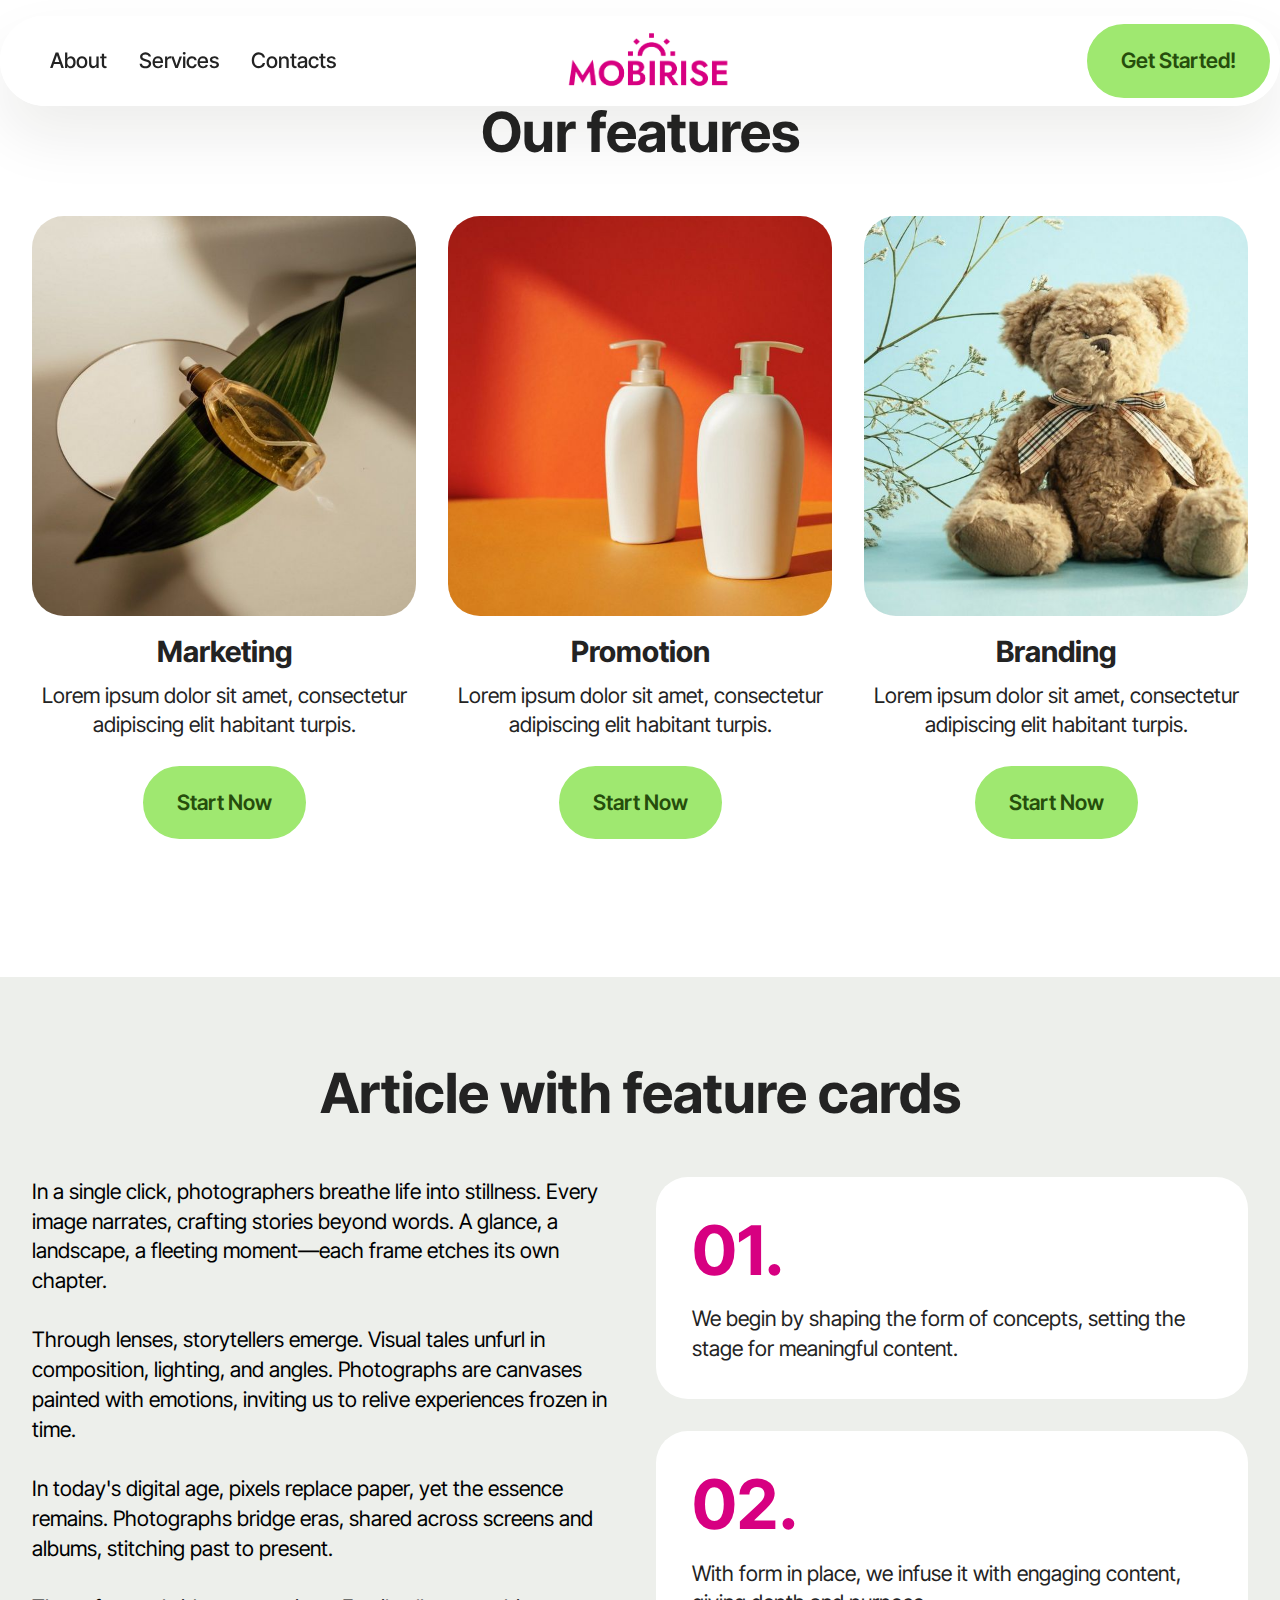
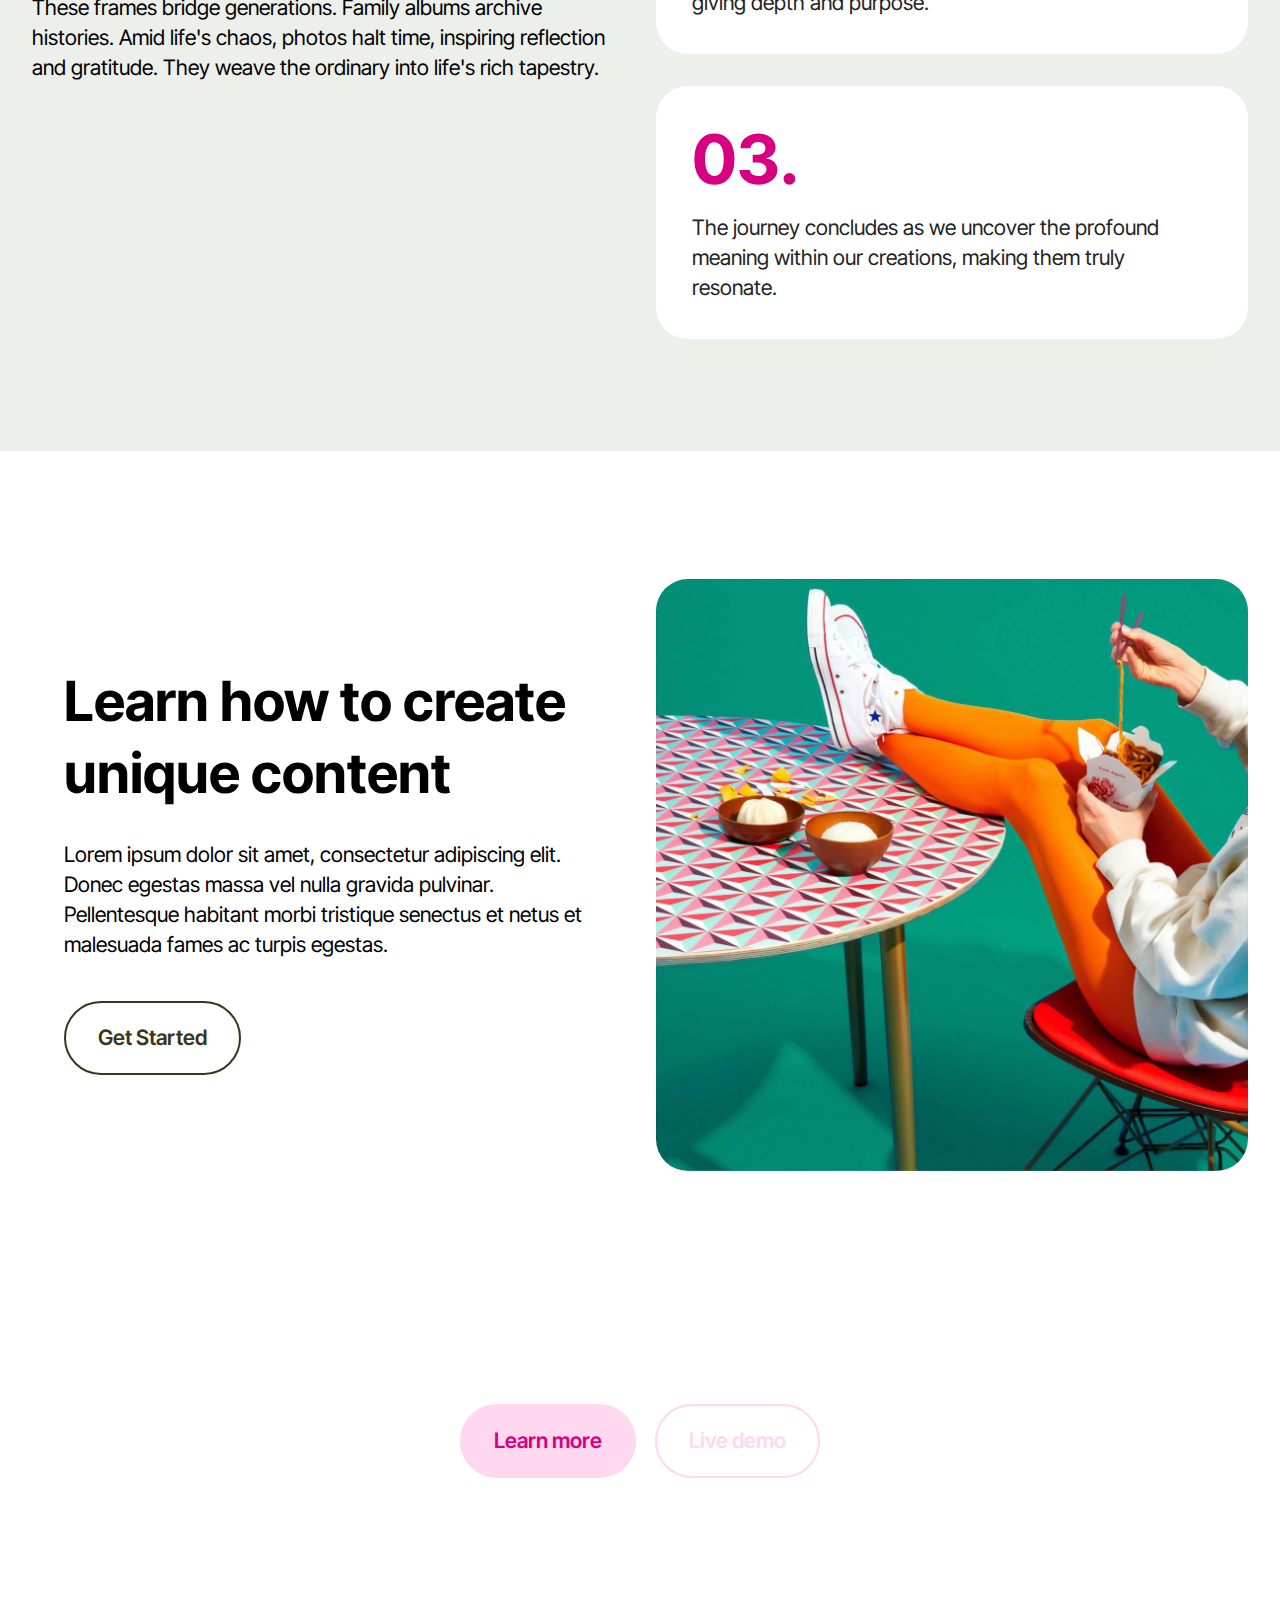
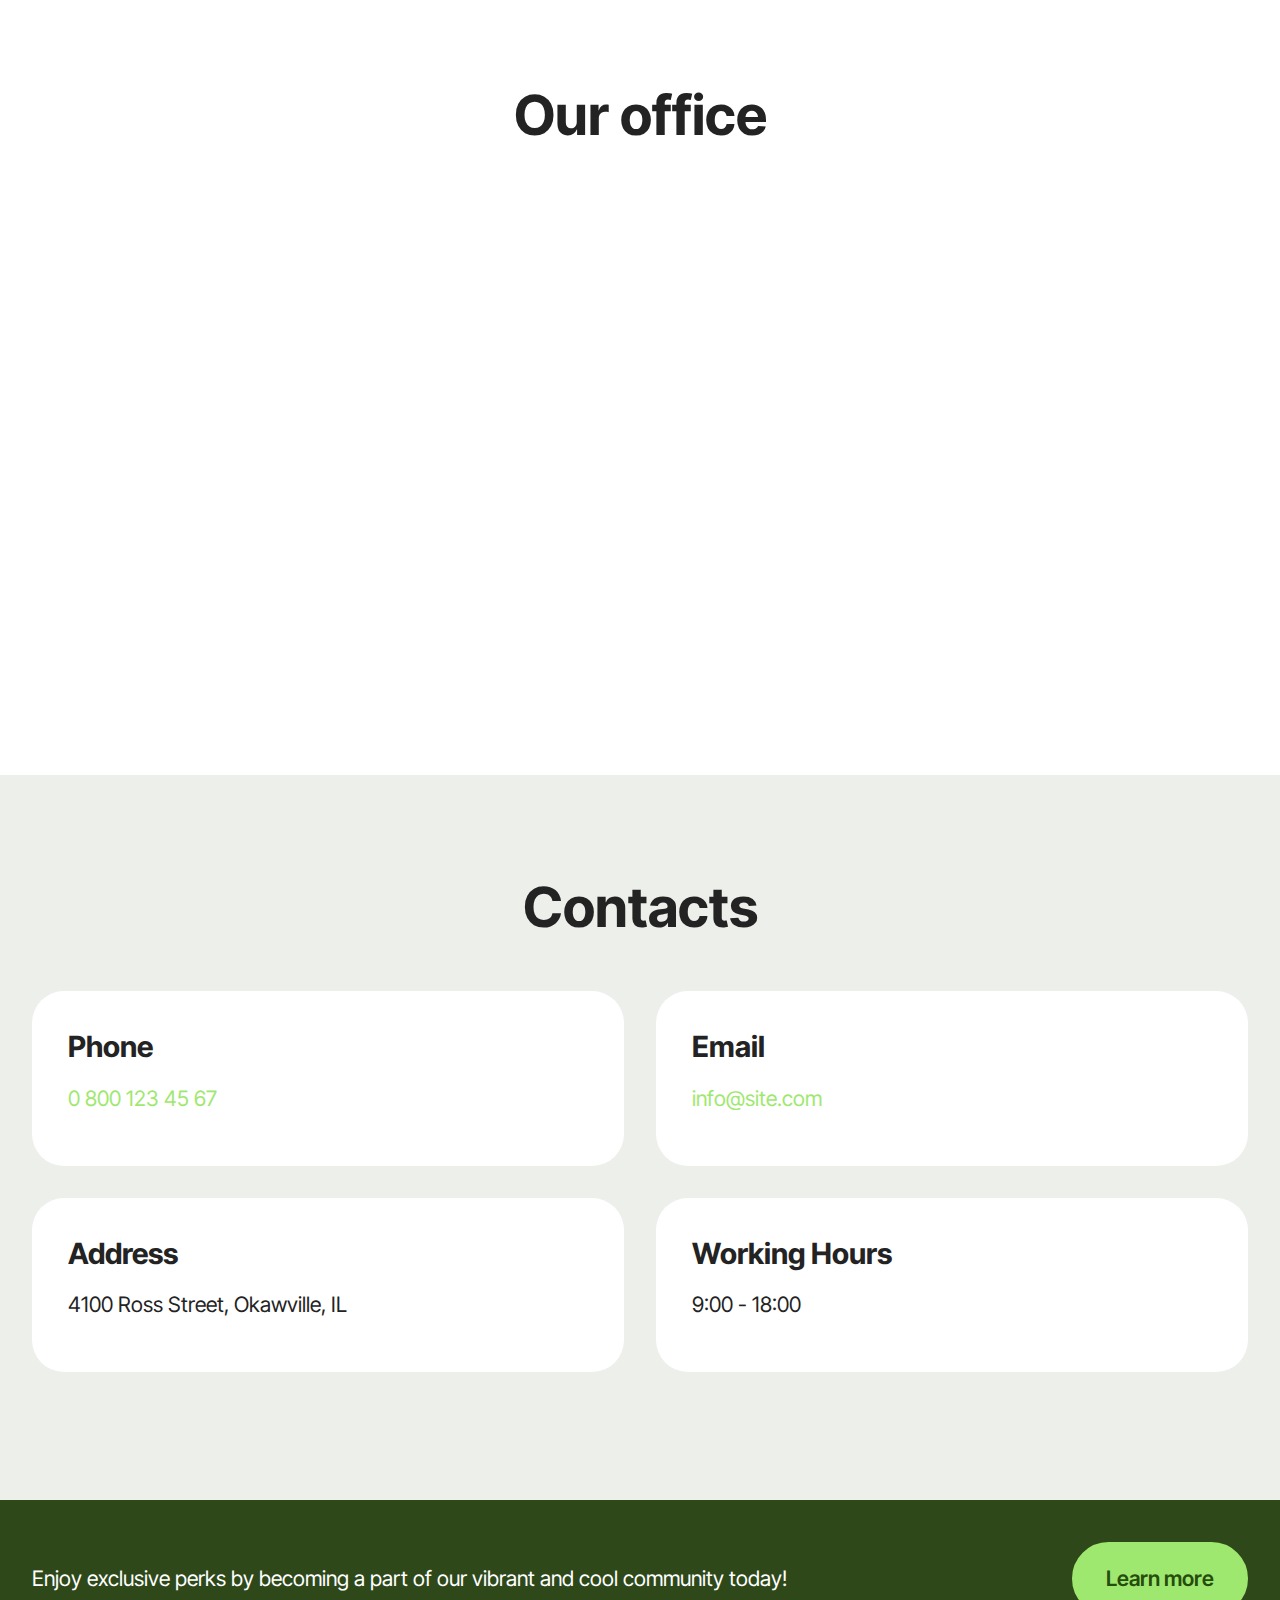
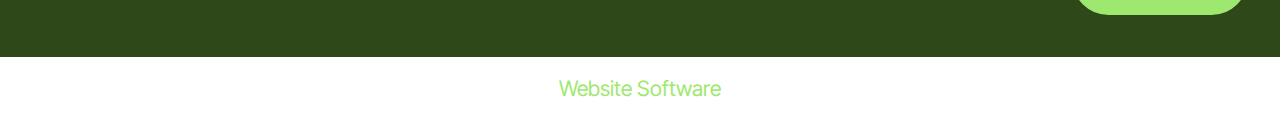
<file: oyunlar/index.html>
<!DOCTYPE html>
<html  >
<head>
  <!-- Site made with Mobirise Website Builder v6.0.1, https://mobirise.com -->
  <meta charset="UTF-8">
  <meta http-equiv="X-UA-Compatible" content="IE=edge">
  <meta name="generator" content="Mobirise v6.0.1, mobirise.com">
  <meta name="viewport" content="width=device-width, initial-scale=1, minimum-scale=1">
  <link rel="shortcut icon" href="assets/images/logo2.png" type="image/x-icon">
  <meta name="description" content="">
  
  
  <title>Home</title>
  <link rel="stylesheet" href="assets/web/assets/mobirise-icons2/mobirise2.css">
  <link rel="stylesheet" href="assets/bootstrap/css/bootstrap.min.css">
  <link rel="stylesheet" href="assets/bootstrap/css/bootstrap-grid.min.css">
  <link rel="stylesheet" href="assets/bootstrap/css/bootstrap-reboot.min.css">
  <link rel="stylesheet" href="assets/dropdown/css/style.css">
  <link rel="stylesheet" href="assets/theme/css/style.css">
  <link rel="preload" href="https://fonts.googleapis.com/css2?family=Inter+Tight:wght@400;700&display=swap&display=swap" as="style" onload="this.onload=null;this.rel='stylesheet'">
  <noscript><link rel="stylesheet" href="https://fonts.googleapis.com/css2?family=Inter+Tight:wght@400;700&display=swap&display=swap"></noscript>
  <link rel="preload" as="style" href="assets/mobirise/css/mbr-additional.css?v=42werh"><link rel="stylesheet" href="assets/mobirise/css/mbr-additional.css?v=42werh" type="text/css">

  
  
  
</head>
<body>
  
  <section data-bs-version="5.1" class="menu menu4 cid-uIKwIrh61F" once="menu" id="menu04-0">
	

	<nav class="navbar navbar-dropdown navbar-fixed-top navbar-expand-lg">
		<div class="container">
			<div class="navbar-brand">
				<span class="navbar-logo">
					<a href="https://mobiri.se">
						<img src="assets/images/logo2.png" alt="Mobirise Website Builder" style="height: 4rem;">
					</a>
				</span>
				
			</div>
			<button class="navbar-toggler" type="button" data-toggle="collapse" data-bs-toggle="collapse" data-target="#navbarSupportedContent" data-bs-target="#navbarSupportedContent" aria-controls="navbarNavAltMarkup" aria-expanded="false" aria-label="Toggle navigation">
				<div class="hamburger">
					<span></span>
					<span></span>
					<span></span>
					<span></span>
				</div>
			</button>
			<div class="collapse navbar-collapse" id="navbarSupportedContent">
				<ul class="navbar-nav nav-dropdown" data-app-modern-menu="true">
					<li class="nav-item">
						<a class="nav-link link text-black display-4" href="https://mobiri.se">About</a>
					</li>
					<li class="nav-item">
						<a class="nav-link link text-black show display-4" href="https://mobiri.se" aria-expanded="false">Services</a>
					</li>
					<li class="nav-item">
						<a class="nav-link link text-black display-4" href="https://mobiri.se">Contacts</a>
					</li>
				</ul>
				
				<div class="navbar-buttons mbr-section-btn">
					<a class="btn btn-primary display-4" href="https://mobiri.se">Get Started!</a>
				</div>
			</div>
		</div>
	</nav>
</section>

<section data-bs-version="5.1" class="features03 cid-uIKxaPCwsm" id="features03-2">
	
	
	<div class="container">
		<div class="row justify-content-center mb-5">
			<div class="col-12 content-head">
				<div class="mbr-section-head">
					<h4 class="mbr-section-title mbr-fonts-style align-center mb-0 display-2">
						<strong>Our features</strong>
					</h4>
					
				</div>
			</div>
		</div>
		<div class="row">
			<div class="item features-image col-12 col-md-6 col-lg-4 active">
				<div class="item-wrapper">
					<div class="item-img mb-3">
						<img src="assets/images/shop1.jpg" alt="Mobirise Website Builder" title="">
					</div>
					<div class="item-content align-left">
						<h5 class="item-title mbr-fonts-style mt-0 mb-2 display-5">
							<strong>Marketing</strong>
						</h5>
						<p class="mbr-text mbr-fonts-style mb-3 display-7">
						    Lorem ipsum dolor sit amet, consectetur adipiscing elit habitant turpis.
						</p>
						<div class="mbr-section-btn item-footer">
						<a href="" class="btn item-btn btn-primary display-7">Start Now</a>
					</div>
					</div>
				</div>
			</div>
			<div class="item features-image col-12 col-md-6 col-lg-4">
				<div class="item-wrapper">
					<div class="item-img mb-3">
						<img src="assets/images/shop2.jpg" alt="Mobirise Website Builder" title="" data-slide-to="1" data-bs-slide-to="1">
					</div>
					<div class="item-content align-left">
						<h5 class="item-title mbr-fonts-style mb-2 mt-0 display-5">
							<strong>Promotion</strong>
						</h5>
						<p class="mbr-text mbr-fonts-style mb-3 display-7">
						Lorem ipsum dolor sit amet, consectetur adipiscing elit habitant turpis.<br>
						</p>
						<div class="mbr-section-btn item-footer">
						<a href="" class="btn item-btn btn-primary display-7">Start Now</a>
					</div>
					</div>
				</div>
			</div>
			<div class="item features-image col-12 col-md-6 col-lg-4">
				<div class="item-wrapper">
					<div class="item-img mb-3">
						<img src="assets/images/shop3.jpg" alt="Mobirise Website Builder" title="" data-slide-to="2" data-bs-slide-to="2">
					</div>
					<div class="item-content align-left">
						<h5 class="item-title mbr-fonts-style mb-2 mt-0 display-5">
						    <strong>Branding</strong>
						</h5>
						<p class="mbr-text mbr-fonts-style mb-3 display-7">
						Lorem ipsum dolor sit amet, consectetur adipiscing elit habitant turpis.<br>
						</p>
						<div class="mbr-section-btn item-footer">
						<a href="" class="btn item-btn btn-primary display-7">Start Now</a>
					</div>
					</div>
				</div>
			</div>
		</div>
	</div>
</section>

<section data-bs-version="5.1" class="features029 cid-uIKxCAVa04" id="features029-3">
  
  
  
  <div class="container">
    <div class="row justify-content-center">
      <div class="col-md-12 content-head mb-5">
        <h1 class="mbr-section-title mbr-fonts-style mb-0 display-2">
          <strong>Article with feature cards</strong>
        </h1>
        
      </div>
    </div>
    <div class="row justify-content-center">
      <div class="col-md-12 col-lg-6">
        <p class="mbr-text mbr-fonts-style mt-0 display-7">
          In a single click, photographers breathe life into stillness. Every image narrates, crafting stories
          beyond words. A glance, a landscape, a fleeting moment—each frame etches its own chapter.<br>
          <br>Through lenses, storytellers emerge. Visual tales unfurl in composition, lighting, and angles.
          Photographs are canvases painted with emotions, inviting us to relive experiences frozen in time.<br>
          <br>In today's digital age, pixels replace paper, yet the essence remains. Photographs bridge eras,
          shared across screens and albums, stitching past to present.<br>
          <br>These frames bridge generations. Family albums archive histories. Amid life's chaos, photos halt
          time, inspiring reflection and gratitude. They weave the ordinary into life's rich tapestry.
        </p>
      </div>
      <div class="col-12 col-lg-6">
        <div class="item features-without-image col-12 col-md-12 col-lg-12 active">
          <div class="item-wrapper">
            <div class="item-content">
              <h5 class="mbr-card-title mbr-fonts-style mt-0 mb-3 mbr-number display-1">
                <strong>01.</strong>
              </h5>
              
              <p class="card-text mbr-fonts-style mt-0 mb-0 display-7">
                We begin by shaping the form of concepts, setting the stage for meaningful content.
              </p>
              
            </div>

          </div>
        </div>
        <div class="item features-without-image col-12 col-md-12 col-lg-12">
          <div class="item-wrapper">
            <div class="item-content">
              <h5 class="mbr-card-title mbr-fonts-style mt-0 mb-3 mbr-number display-1">
                <strong>02.</strong>
              </h5>
              
              <p class="card-text mbr-fonts-style mt-0 mb-0 display-7">
                With form in place, we infuse it with engaging content, giving depth and purpose.
              </p>
              
            </div>

          </div>
        </div>
        <div class="item features-without-image col-12 col-md-12 col-lg-12">
          <div class="item-wrapper">
            <div class="item-content">
              <h5 class="mbr-card-title mbr-fonts-style mt-0 mb-3 mbr-number display-1">
                <strong>03.</strong>
              </h5>
              
              <p class="card-text mbr-fonts-style mt-0 mb-0 display-7">
                The journey concludes as we uncover the profound meaning within our creations, making
                them truly resonate.
              </p>
              
            </div>
          </div>
        </div>
      </div>
    </div>
  </div>
</section>

<section data-bs-version="5.1" class="start article4 cid-uIKxH4UhpK" id="article04-5">
	

	
	

	<div class="container">
		<div class="row justify-content-center">
			<div class="col-12 col-md-12 col-lg-6 image-wrapper">
				<img class="w-100" src="assets/images/gallery04.jpg" alt="Mobirise Website Builder">
			</div>
			<div class="col-12 col-md-12 col-lg">
				<div class="text-wrapper align-left">
					<h1 class="mbr-section-title mbr-fonts-style mb-4 display-2">
						<strong>Learn how to create unique content</strong>
					</h1>
					<p class="mbr-text mbr-fonts-style mb-4 display-7">
						Lorem ipsum dolor sit amet, consectetur adipiscing elit. Donec egestas massa vel nulla gravida
						pulvinar. Pellentesque habitant morbi tristique senectus et netus et malesuada fames ac turpis
						egestas.
					</p>
					<div class="mbr-section-btn mt-3">
						<a class="btn btn-lg btn-success-outline display-7" href="https://mobiri.se">Get Started</a>
					</div>
				</div>
			</div>
		</div>
	</div>
</section>

<section data-bs-version="5.1" class="article16 cid-uIKxJAcnVr" id="article16-6">
    
    <div class="container">
        <div class="row justify-content-center">
            <div class="col-md-12 col-lg-10">
                <div class="mbr-section-btn align-center">
                    <a class="btn btn-secondary display-4" href="">Learn more</a>
                    <a class="btn btn-secondary-outline display-4" href="">Live demo</a>
                </div>
            </div>
        </div>
    </div>
</section>

<section data-bs-version="5.1" class="map1 cid-uIKyuDrDsF" id="map01-9">
	
	
	
	<div class="container">
		<div class="row justify-content-center">
			<div class="col-12 content-head">
				<div class="mbr-section-head mb-5">
					<h3 class="mbr-section-title mbr-fonts-style align-center mb-0 display-2">
						<strong>Our office</strong>
					</h3>
					
				</div>
			</div>
		</div>
		<div class="google-map"><iframe frameborder="0" style="border:0" src="https://www.google.com/maps/embed?pb=!1m14!1m8!1m3!1d6045.3003145248895!2d-73.9884657!3d40.7477229!3m2!1i1024!2i768!4f13.1!3m3!1m2!1s0x89c259a9ac1f1b85%3A0x7e33d1c0e7af3be4!2zMzUwIDV0aCBBdmUsIE5ldyBZb3JrLCBOWSAxMDExOCwg0KHQqNCQ!5e0!3m2!1sru!2sru!4v1689597362021!5m2!1sen!2sen" allowfullscreen=""></iframe></div>
	</div>
</section>

<section data-bs-version="5.1" class="contacts01 cid-uIKy8toUvB" id="contacts01-8">
    

    
    
    <div class="container">
        <div class="row justify-content-center">
            <div class="col-12 content-head">
                <div class="mbr-section-head mb-5">
                    <h3 class="mbr-section-title mbr-fonts-style align-center mb-0 display-2">
                        <strong>Contacts</strong>
                    </h3>
                    
                </div>
            </div>
        </div>
        <div class="row">
            <div class="item features-without-image col-12 col-md-6 active">
                <div class="item-wrapper">
                    <div class="text-wrapper">
                        <h6 class="card-title mbr-fonts-style mb-3 display-5">
                            <strong>Phone</strong>
                        </h6>
                        <p class="mbr-text mbr-fonts-style display-7">
                            <a href="tel:+12345678910" class="text-primary">0 800 123 45 67</a>
                        </p>
                    </div>
                </div>
            </div>
            <div class="item features-without-image col-12 col-md-6">
                <div class="item-wrapper">
                    <div class="text-wrapper">
                        <h6 class="card-title mbr-fonts-style mb-3 display-5">
                            <strong>Email</strong>
                        </h6>
                        <p class="mbr-text mbr-fonts-style display-7">
                            <a href="mailto:info@site.com" class="text-primary">info@site.com</a>
                        </p>
                    </div>
                </div>
            </div>
            <div class="item features-without-image col-12 col-md-6">
                <div class="item-wrapper">
                    <div class="text-wrapper">
                        <h6 class="card-title mbr-fonts-style mb-3 display-5">
                            <strong>Address</strong>
                        </h6>
                        <p class="mbr-text mbr-fonts-style display-7">
                            4100 Ross Street, Okawville, IL
                        </p>
                    </div>
                </div>
            </div>
            <div class="item features-without-image col-12 col-md-6">
                <div class="item-wrapper">
                    <div class="text-wrapper">
                        <h6 class="card-title mbr-fonts-style mb-3 display-5">
                            <strong>Working Hours</strong>
                        </h6>
                        <p class="mbr-text mbr-fonts-style display-7">
                            9:00 - 18:00
                        </p>
                    </div>
                </div>
            </div>
        </div>
    </div>
</section>

<section data-bs-version="5.1" class="features035 cid-uIKxDQiwSy" id="features035-4">
	

	
	
	<div class="container">
		<div class="row">
			<div class="col-12 col-lg-9 active">
				<div class="item-wrapper">
					<div class="card-box">
						<h4 class="card-text mbr-fonts-style display-7">Enjoy exclusive perks by becoming a part of our vibrant and cool community today!</h4>
					</div>
				</div>
			</div>
			<div class="col-12 col-lg-3 active">
				<div class="mbr-section-btn"><a class="btn btn-primary display-7" href="https://mobiri.se">Learn more</a>
				</div>
			</div>
		</div>
	</div>
</section><section class="display-7" style="padding: 0;align-items: center;justify-content: center;flex-wrap: wrap;    align-content: center;display: flex;position: relative;height: 4rem;"><a href="https://mobiri.se/3947815" style="flex: 1 1;height: 4rem;position: absolute;width: 100%;z-index: 1;"><img alt="" style="height: 4rem;" src="[data-uri]"></a><p style="margin: 0;text-align: center;" class="display-7">&#8204;</p><a style="z-index:1" href="https://mobirise.com"> Website Software</a></section><script src="assets/bootstrap/js/bootstrap.bundle.min.js"></script>  <script src="assets/smoothscroll/smooth-scroll.js"></script>  <script src="assets/ytplayer/index.js"></script>  <script src="assets/dropdown/js/navbar-dropdown.js"></script>  <script src="assets/theme/js/script.js"></script>  
  
  
</body>
</html>
</file>
<file: oyunlar/assets/web/assets/mobirise-icons2/mobirise2.css>
@font-face {
  font-family: 'Moririse2';
  font-display: swap;
  src:  url('mobirise2.eot?f2bix4');
  src:  url('mobirise2.eot?f2bix4#iefix') format('embedded-opentype'),
    url('mobirise2.ttf?f2bix4') format('truetype'),
    url('mobirise2.woff?f2bix4') format('woff'),
    url('mobirise2.svg?f2bix4#mobirise2') format('svg');
  font-weight: normal;
  font-style: normal;
}

[class^="mobi-"], [class*=" mobi-"] {
  /* use !important to prevent issues with browser extensions that change fonts */
  font-family: 'Moririse2' !important;
  speak: none;
  font-style: normal;
  font-weight: normal;
  font-variant: normal;
  text-transform: none;
  line-height: 1;

  /* Better Font Rendering =========== */
  -webkit-font-smoothing: antialiased;
  -moz-osx-font-smoothing: grayscale;
}

.mobi-mbri-add-submenu:before {
  content: "\e900";
}
.mobi-mbri-alert:before {
  content: "\e901";
}
.mobi-mbri-align-center:before {
  content: "\e902";
}
.mobi-mbri-align-justify:before {
  content: "\e903";
}
.mobi-mbri-align-left:before {
  content: "\e904";
}
.mobi-mbri-align-right:before {
  content: "\e905";
}
.mobi-mbri-android:before {
  content: "\e906";
}
.mobi-mbri-apple:before {
  content: "\e907";
}
.mobi-mbri-arrow-down:before {
  content: "\e908";
}
.mobi-mbri-arrow-next:before {
  content: "\e909";
}
.mobi-mbri-arrow-prev:before {
  content: "\e90a";
}
.mobi-mbri-arrow-up:before {
  content: "\e90b";
}
.mobi-mbri-bold:before {
  content: "\e90c";
}
.mobi-mbri-bookmark:before {
  content: "\e90d";
}
.mobi-mbri-bootstrap:before {
  content: "\e90e";
}
.mobi-mbri-briefcase:before {
  content: "\e90f";
}
.mobi-mbri-browse:before {
  content: "\e910";
}
.mobi-mbri-bulleted-list:before {
  content: "\e911";
}
.mobi-mbri-calendar:before {
  content: "\e912";
}
.mobi-mbri-camera:before {
  content: "\e913";
}
.mobi-mbri-cart-add:before {
  content: "\e914";
}
.mobi-mbri-cart-full:before {
  content: "\e915";
}
.mobi-mbri-cash:before {
  content: "\e916";
}
.mobi-mbri-change-style:before {
  content: "\e917";
}
.mobi-mbri-chat:before {
  content: "\e918";
}
.mobi-mbri-clock:before {
  content: "\e919";
}
.mobi-mbri-close:before {
  content: "\e91a";
}
.mobi-mbri-cloud:before {
  content: "\e91b";
}
.mobi-mbri-code:before {
  content: "\e91c";
}
.mobi-mbri-contact-form:before {
  content: "\e91d";
}
.mobi-mbri-credit-card:before {
  content: "\e91e";
}
.mobi-mbri-cursor-click:before {
  content: "\e91f";
}
.mobi-mbri-cust-feedback:before {
  content: "\e920";
}
.mobi-mbri-database:before {
  content: "\e921";
}
.mobi-mbri-delivery:before {
  content: "\e922";
}
.mobi-mbri-desktop:before {
  content: "\e923";
}
.mobi-mbri-devices:before {
  content: "\e924";
}
.mobi-mbri-down:before {
  content: "\e925";
}
.mobi-mbri-download-2:before {
  content: "\e926";
}
.mobi-mbri-download:before {
  content: "\e927";
}
.mobi-mbri-drag-n-drop-2:before {
  content: "\e928";
}
.mobi-mbri-drag-n-drop:before {
  content: "\e929";
}
.mobi-mbri-edit-2:before {
  content: "\e92a";
}
.mobi-mbri-edit:before {
  content: "\e92b";
}
.mobi-mbri-error:before {
  content: "\e92c";
}
.mobi-mbri-extension:before {
  content: "\e92d";
}
.mobi-mbri-features:before {
  content: "\e92e";
}
.mobi-mbri-file:before {
  content: "\e92f";
}
.mobi-mbri-flag:before {
  content: "\e930";
}
.mobi-mbri-folder:before {
  content: "\e931";
}
.mobi-mbri-gift:before {
  content: "\e932";
}
.mobi-mbri-github:before {
  content: "\e933";
}
.mobi-mbri-globe-2:before {
  content: "\e934";
}
.mobi-mbri-globe:before {
  content: "\e935";
}
.mobi-mbri-growing-chart:before {
  content: "\e936";
}
.mobi-mbri-hearth:before {
  content: "\e937";
}
.mobi-mbri-help:before {
  content: "\e938";
}
.mobi-mbri-home:before {
  content: "\e939";
}
.mobi-mbri-hot-cup:before {
  content: "\e93a";
}
.mobi-mbri-idea:before {
  content: "\e93b";
}
.mobi-mbri-image-gallery:before {
  content: "\e93c";
}
.mobi-mbri-image-slider:before {
  content: "\e93d";
}
.mobi-mbri-info:before {
  content: "\e93e";
}
.mobi-mbri-italic:before {
  content: "\e93f";
}
.mobi-mbri-key:before {
  content: "\e940";
}
.mobi-mbri-laptop:before {
  content: "\e941";
}
.mobi-mbri-layers:before {
  content: "\e942";
}
.mobi-mbri-left-right:before {
  content: "\e943";
}
.mobi-mbri-left:before {
  content: "\e944";
}
.mobi-mbri-letter:before {
  content: "\e945";
}
.mobi-mbri-like:before {
  content: "\e946";
}
.mobi-mbri-link:before {
  content: "\e947";
}
.mobi-mbri-lock:before {
  content: "\e948";
}
.mobi-mbri-login:before {
  content: "\e949";
}
.mobi-mbri-logout:before {
  content: "\e94a";
}
.mobi-mbri-magic-stick:before {
  content: "\e94b";
}
.mobi-mbri-map-pin:before {
  content: "\e94c";
}
.mobi-mbri-menu:before {
  content: "\e94d";
}
.mobi-mbri-mobile-2:before {
  content: "\e94e";
}
.mobi-mbri-mobile-horizontal:before {
  content: "\e94f";
}
.mobi-mbri-mobile:before {
  content: "\e950";
}
.mobi-mbri-mobirise:before {
  content: "\e951";
}
.mobi-mbri-more-horizontal:before {
  content: "\e952";
}
.mobi-mbri-more-vertical:before {
  content: "\e953";
}
.mobi-mbri-music:before {
  content: "\e954";
}
.mobi-mbri-new-file:before {
  content: "\e955";
}
.mobi-mbri-numbered-list:before {
  content: "\e956";
}
.mobi-mbri-opened-folder:before {
  content: "\e957";
}
.mobi-mbri-pages:before {
  content: "\e958";
}
.mobi-mbri-paper-plane:before {
  content: "\e959";
}
.mobi-mbri-paperclip:before {
  content: "\e95a";
}
.mobi-mbri-phone:before {
  content: "\e95b";
}
.mobi-mbri-photo:before {
  content: "\e95c";
}
.mobi-mbri-photos:before {
  content: "\e95d";
}
.mobi-mbri-pin:before {
  content: "\e95e";
}
.mobi-mbri-play:before {
  content: "\e95f";
}
.mobi-mbri-plus:before {
  content: "\e960";
}
.mobi-mbri-preview:before {
  content: "\e961";
}
.mobi-mbri-print:before {
  content: "\e962";
}
.mobi-mbri-protect:before {
  content: "\e963";
}
.mobi-mbri-question:before {
  content: "\e964";
}
.mobi-mbri-quote-left:before {
  content: "\e965";
}
.mobi-mbri-quote-right:before {
  content: "\e966";
}
.mobi-mbri-redo:before {
  content: "\e967";
}
.mobi-mbri-refresh:before {
  content: "\e968";
}
.mobi-mbri-responsive-2:before {
  content: "\e969";
}
.mobi-mbri-responsive:before {
  content: "\e96a";
}
.mobi-mbri-right:before {
  content: "\e96b";
}
.mobi-mbri-rocket:before {
  content: "\e96c";
}
.mobi-mbri-sad-face:before {
  content: "\e96d";
}
.mobi-mbri-sale:before {
  content: "\e96e";
}
.mobi-mbri-save:before {
  content: "\e96f";
}
.mobi-mbri-search:before {
  content: "\e970";
}
.mobi-mbri-setting-2:before {
  content: "\e971";
}
.mobi-mbri-setting-3:before {
  content: "\e972";
}
.mobi-mbri-setting:before {
  content: "\e973";
}
.mobi-mbri-share:before {
  content: "\e974";
}
.mobi-mbri-shopping-bag:before {
  content: "\e975";
}
.mobi-mbri-shopping-basket:before {
  content: "\e976";
}
.mobi-mbri-shopping-cart:before {
  content: "\e977";
}
.mobi-mbri-sites:before {
  content: "\e978";
}
.mobi-mbri-smile-face:before {
  content: "\e979";
}
.mobi-mbri-speed:before {
  content: "\e97a";
}
.mobi-mbri-star:before {
  content: "\e97b";
}
.mobi-mbri-success:before {
  content: "\e97c";
}
.mobi-mbri-sun:before {
  content: "\e97d";
}
.mobi-mbri-sun2:before {
  content: "\e97e";
}
.mobi-mbri-tablet-vertical:before {
  content: "\e97f";
}
.mobi-mbri-tablet:before {
  content: "\e980";
}
.mobi-mbri-target:before {
  content: "\e981";
}
.mobi-mbri-timer:before {
  content: "\e982";
}
.mobi-mbri-to-ftp:before {
  content: "\e983";
}
.mobi-mbri-to-local-drive:before {
  content: "\e984";
}
.mobi-mbri-touch-swipe:before {
  content: "\e985";
}
.mobi-mbri-touch:before {
  content: "\e986";
}
.mobi-mbri-trash:before {
  content: "\e987";
}
.mobi-mbri-underline:before {
  content: "\e988";
}
.mobi-mbri-undo:before {
  content: "\e989";
}
.mobi-mbri-unlink:before {
  content: "\e98a";
}
.mobi-mbri-unlock:before {
  content: "\e98b";
}
.mobi-mbri-up-down:before {
  content: "\e98c";
}
.mobi-mbri-up:before {
  content: "\e98d";
}
.mobi-mbri-update:before {
  content: "\e98e";
}
.mobi-mbri-upload-2:before {
  content: "\e98f";
}
.mobi-mbri-upload:before {
  content: "\e990";
}
.mobi-mbri-user-2:before {
  content: "\e991";
}
.mobi-mbri-user:before {
  content: "\e992";
}
.mobi-mbri-users:before {
  content: "\e993";
}
.mobi-mbri-video-play:before {
  content: "\e994";
}
.mobi-mbri-video:before {
  content: "\e995";
}
.mobi-mbri-watch:before {
  content: "\e996";
}
.mobi-mbri-website-theme-2:before {
  content: "\e997";
}
.mobi-mbri-website-theme:before {
  content: "\e998";
}
.mobi-mbri-wifi:before {
  content: "\e999";
}
.mobi-mbri-windows:before {
  content: "\e99a";
}
.mobi-mbri-zoom-in:before {
  content: "\e99b";
}
.mobi-mbri-zoom-out:before {
  content: "\e99c";
}
</file>
<file: oyunlar/assets/dropdown/css/style.css>
.navbar-dropdown {
  left: 0;
  padding: 0;
  position: absolute;
  right: 0;
  top: 0;
  transition: all 0.45s ease;
  z-index: 1030;
  background: #282828; }
  .navbar-dropdown .navbar-logo {
    margin-right: 0.8rem;
    transition: margin 0.3s ease-in-out;
    vertical-align: middle; }
    .navbar-dropdown .navbar-logo img {
      height: 3.125rem;
      transition: all 0.3s ease-in-out; }
    .navbar-dropdown .navbar-logo.mbr-iconfont {
      font-size: 3.125rem;
      line-height: 3.125rem; }
  .navbar-dropdown .navbar-caption {
    font-weight: 700;
    white-space: normal;
    vertical-align: -4px;
    line-height: 3.125rem !important; }
    .navbar-dropdown .navbar-caption, .navbar-dropdown .navbar-caption:hover {
      color: inherit;
      text-decoration: none; }
  .navbar-dropdown .mbr-iconfont + .navbar-caption {
    vertical-align: -1px; }
  .navbar-dropdown.navbar-fixed-top {
    position: fixed; }
  .navbar-dropdown .navbar-brand span {
    vertical-align: -4px; }
  .navbar-dropdown.bg-color.transparent {
    background: none; }
  .navbar-dropdown.navbar-short .navbar-brand {
    padding: 0.625rem 0; }
    .navbar-dropdown.navbar-short .navbar-brand span {
      vertical-align: -1px; }
  .navbar-dropdown.navbar-short .navbar-caption {
    line-height: 2.375rem !important;
    vertical-align: -2px; }
  .navbar-dropdown.navbar-short .navbar-logo {
    margin-right: 0.5rem; }
    .navbar-dropdown.navbar-short .navbar-logo img {
      height: 2.375rem; }
    .navbar-dropdown.navbar-short .navbar-logo.mbr-iconfont {
      font-size: 2.375rem;
      line-height: 2.375rem; }
  .navbar-dropdown.navbar-short .mbr-table-cell {
    height: 3.625rem; }
  .navbar-dropdown .navbar-close {
    left: 0.6875rem;
    position: fixed;
    top: 0.75rem;
    z-index: 1000; }
  .navbar-dropdown .hamburger-icon {
    content: "";
    display: inline-block;
    vertical-align: middle;
    width: 16px;
    -webkit-box-shadow: 0 -6px 0 1px #282828,0 0 0 1px #282828,0 6px 0 1px #282828;
    -moz-box-shadow: 0 -6px 0 1px #282828,0 0 0 1px #282828,0 6px 0 1px #282828;
    box-shadow: 0 -6px 0 1px #282828,0 0 0 1px #282828,0 6px 0 1px #282828; }

.dropdown-menu .dropdown-toggle[data-toggle="dropdown-submenu"]::after {
  border-bottom: 0.35em solid transparent;
  border-left: 0.35em solid;
  border-right: 0;
  border-top: 0.35em solid transparent;
  margin-left: 0.3rem; }

.dropdown-menu .dropdown-item:focus {
  outline: 0; }

.nav-dropdown {
  font-size: 0.75rem;
  font-weight: 500;
  height: auto !important; }
  .nav-dropdown .nav-btn {
    padding-left: 1rem; }
  .nav-dropdown .link {
    margin: .667em 1.667em;
    font-weight: 500;
    padding: 0;
    transition: color .2s ease-in-out; }
    .nav-dropdown .link.dropdown-toggle {
      margin-right: 2.583em; }
      .nav-dropdown .link.dropdown-toggle::after {
        margin-left: .25rem;
        border-top: 0.35em solid;
        border-right: 0.35em solid transparent;
        border-left: 0.35em solid transparent;
        border-bottom: 0; }
      .nav-dropdown .link.dropdown-toggle[aria-expanded="true"] {
        margin: 0;
        padding: 0.667em 3.263em  0.667em 1.667em; }
  .nav-dropdown .link::after,
  .nav-dropdown .dropdown-item::after {
    color: inherit; }
  .nav-dropdown .btn {
    font-size: 0.75rem;
    font-weight: 700;
    letter-spacing: 0;
    margin-bottom: 0;
    padding-left: 1.25rem;
    padding-right: 1.25rem; }
  .nav-dropdown .dropdown-menu {
    border-radius: 0;
    border: 0;
    left: 0;
    margin: 0;
    padding-bottom: 1.25rem;
    padding-top: 1.25rem;
    position: relative; }
  .nav-dropdown .dropdown-submenu {
    margin-left: 0.125rem;
    top: 0; }
  .nav-dropdown .dropdown-item {
    font-weight: 500;
    line-height: 2;
    padding: 0.3846em 4.615em 0.3846em 1.5385em;
    position: relative;
    transition: color .2s ease-in-out, background-color .2s ease-in-out; }
    .nav-dropdown .dropdown-item::after {
      margin-top: -0.3077em;
      position: absolute;
      right: 1.1538em;
      top: 50%; }
    .nav-dropdown .dropdown-item:focus, .nav-dropdown .dropdown-item:hover {
      background: none; }

@media (max-width: 767px) {
  .nav-dropdown.navbar-toggleable-sm {
    bottom: 0;
    display: none;
    left: 0;
    overflow-x: hidden;
    position: fixed;
    top: 0;
    transform: translateX(-100%);
    -ms-transform: translateX(-100%);
    -webkit-transform: translateX(-100%);
    width: 18.75rem;
    z-index: 999; } }
.nav-dropdown.navbar-toggleable-xl {
  bottom: 0;
  display: none;
  left: 0;
  overflow-x: hidden;
  position: fixed;
  top: 0;
  transform: translateX(-100%);
  -ms-transform: translateX(-100%);
  -webkit-transform: translateX(-100%);
  width: 18.75rem;
  z-index: 999; }

.nav-dropdown-sm {
  display: block !important;
  overflow-x: hidden;
  overflow: auto;
  padding-top: 3.875rem; }
  .nav-dropdown-sm::after {
    content: "";
    display: block;
    height: 3rem;
    width: 100%; }
  .nav-dropdown-sm.collapse.in ~ .navbar-close {
    display: block !important; }
  .nav-dropdown-sm.collapsing, .nav-dropdown-sm.collapse.in {
    transform: translateX(0);
    -ms-transform: translateX(0);
    -webkit-transform: translateX(0);
    transition: all 0.25s ease-out;
    -webkit-transition: all 0.25s ease-out;
    background: #282828; }
  .nav-dropdown-sm.collapsing[aria-expanded="false"] {
    transform: translateX(-100%);
    -ms-transform: translateX(-100%);
    -webkit-transform: translateX(-100%); }
  .nav-dropdown-sm .nav-item {
    display: block;
    margin-left: 0 !important;
    padding-left: 0; }
  .nav-dropdown-sm .link,
  .nav-dropdown-sm .dropdown-item {
    border-top: 1px dotted rgba(255, 255, 255, 0.1);
    font-size: 0.8125rem;
    line-height: 1.6;
    margin: 0 !important;
    padding: 0.875rem 2.4rem 0.875rem 1.5625rem !important;
    position: relative;
    white-space: normal; }
    .nav-dropdown-sm .link:focus, .nav-dropdown-sm .link:hover,
    .nav-dropdown-sm .dropdown-item:focus,
    .nav-dropdown-sm .dropdown-item:hover {
      background: rgba(0, 0, 0, 0.2) !important;
      color: #c0a375; }
  .nav-dropdown-sm .nav-btn {
    position: relative;
    padding: 1.5625rem 1.5625rem 0 1.5625rem; }
    .nav-dropdown-sm .nav-btn::before {
      border-top: 1px dotted rgba(255, 255, 255, 0.1);
      content: "";
      left: 0;
      position: absolute;
      top: 0;
      width: 100%; }
    .nav-dropdown-sm .nav-btn + .nav-btn {
      padding-top: 0.625rem; }
      .nav-dropdown-sm .nav-btn + .nav-btn::before {
        display: none; }
  .nav-dropdown-sm .btn {
    padding: 0.625rem 0; }
  .nav-dropdown-sm .dropdown-toggle[data-toggle="dropdown-submenu"]::after {
    margin-left: .25rem;
    border-top: 0.35em solid;
    border-right: 0.35em solid transparent;
    border-left: 0.35em solid transparent;
    border-bottom: 0; }
  .nav-dropdown-sm .dropdown-toggle[data-toggle="dropdown-submenu"][aria-expanded="true"]::after {
    border-top: 0;
    border-right: 0.35em solid transparent;
    border-left: 0.35em solid transparent;
    border-bottom: 0.35em solid; }
  .nav-dropdown-sm .dropdown-menu {
    margin: 0;
    padding: 0;
    position: relative;
    top: 0;
    left: 0;
    width: 100%;
    border: 0;
    float: none;
    border-radius: 0;
    background: none; }
  .nav-dropdown-sm .dropdown-submenu {
    left: 100%;
    margin-left: 0.125rem;
    margin-top: -1.25rem;
    top: 0; }

.navbar-toggleable-sm .nav-dropdown .dropdown-menu {
  position: absolute; }

.navbar-toggleable-sm .nav-dropdown .dropdown-submenu {
  left: 100%;
  margin-left: 0.125rem;
  margin-top: -1.25rem;
  top: 0; }

.navbar-toggleable-sm.opened .nav-dropdown .dropdown-menu {
  position: relative; }

.navbar-toggleable-sm.opened .nav-dropdown .dropdown-submenu {
  left: 0;
  margin-left: 00rem;
  margin-top: 0rem;
  top: 0; }

.is-builder .nav-dropdown.collapsing {
  transition: none !important; }
</file>
<file: oyunlar/assets/theme/css/style.css>
@charset "UTF-8";
section {
  background-color: #ffffff;
}

body {
  font-style: normal;
  line-height: 1.5;
  font-weight: 400;
  color: #232323;
  position: relative;
}

button {
  background-color: transparent;
  border-color: transparent;
}

.embla__button,
.carousel-control {
  background-color: #edefea !important;
  opacity: 0.8 !important;
  color: #464845 !important;
  border-color: #edefea !important;
}

.carousel .close,
.modalWindow .close {
  background-color: #edefea !important;
  color: #464845 !important;
  border-color: #edefea !important;
  opacity: 0.8 !important;
}

.carousel .close:hover,
.modalWindow .close:hover {
  opacity: 1 !important;
}

.carousel-indicators li {
  background-color: #edefea !important;
  border: 2px solid #464845 !important;
}

.carousel-indicators li:hover,
.carousel-indicators li:active {
  opacity: 0.8 !important;
}

.embla__button:hover,
.carousel-control:hover {
  background-color: #edefea !important;
  opacity: 1 !important;
}

.modalWindow-video-container {
  height: 80%;
}

section,
.container,
.container-fluid {
  position: relative;
  word-wrap: break-word;
}

a.mbr-iconfont:hover {
  text-decoration: none;
}

.article .lead p,
.article .lead ul,
.article .lead ol,
.article .lead pre,
.article .lead blockquote {
  margin-bottom: 0;
}

a {
  font-style: normal;
  font-weight: 400;
  cursor: pointer;
}
a, a:hover {
  text-decoration: none;
}

.mbr-section-title {
  font-style: normal;
  line-height: 1.3;
}

.mbr-section-subtitle {
  line-height: 1.3;
}

.mbr-text {
  font-style: normal;
  line-height: 1.7;
}

h1,
h2,
h3,
h4,
h5,
h6,
.display-1,
.display-2,
.display-4,
.display-5,
.display-7,
span,
p,
a {
  line-height: 1;
  word-break: break-word;
  word-wrap: break-word;
  font-weight: 400;
}

b,
strong {
  font-weight: bold;
}

input:-webkit-autofill, input:-webkit-autofill:hover, input:-webkit-autofill:focus, input:-webkit-autofill:active {
  transition-delay: 9999s;
  -webkit-transition-property: background-color, color;
  transition-property: background-color, color;
}

textarea[type=hidden] {
  display: none;
}

section {
  background-position: 50% 50%;
  background-repeat: no-repeat;
  background-size: cover;
}
section .mbr-background-video,
section .mbr-background-video-preview {
  position: absolute;
  bottom: 0;
  left: 0;
  right: 0;
  top: 0;
}

.hidden {
  visibility: hidden;
}

.mbr-z-index20 {
  z-index: 20;
}

/*! Base colors */
.mbr-white {
  color: #ffffff;
}

.mbr-black {
  color: #111111;
}

.mbr-bg-white {
  background-color: #ffffff;
}

.mbr-bg-black {
  background-color: #000000;
}

/*! Text-aligns */
.align-left {
  text-align: left;
}

.align-center {
  text-align: center;
}

.align-right {
  text-align: right;
}

/*! Font-weight  */
.mbr-light {
  font-weight: 300;
}

.mbr-regular {
  font-weight: 400;
}

.mbr-semibold {
  font-weight: 500;
}

.mbr-bold {
  font-weight: 700;
}

/*! Media  */
.media-content {
  flex-basis: 100%;
}

.media-container-row {
  display: flex;
  flex-direction: row;
  flex-wrap: wrap;
  justify-content: center;
  align-content: center;
  align-items: start;
}
.media-container-row .media-size-item {
  width: 400px;
}

.media-container-column {
  display: flex;
  flex-direction: column;
  flex-wrap: wrap;
  justify-content: center;
  align-content: center;
  align-items: stretch;
}
.media-container-column > * {
  width: 100%;
}

@media (min-width: 992px) {
  .media-container-row {
    flex-wrap: nowrap;
  }
}
figure {
  margin-bottom: 0;
  overflow: hidden;
}

figure[mbr-media-size] {
  transition: width 0.1s;
}

img,
iframe {
  display: block;
  width: 100%;
}

.card {
  background-color: transparent;
  border: none;
}

.card-box {
  width: 100%;
}

.card-img {
  text-align: center;
  flex-shrink: 0;
  -webkit-flex-shrink: 0;
}

.media {
  max-width: 100%;
  margin: 0 auto;
}

.mbr-figure {
  align-self: center;
}

.media-container > div {
  max-width: 100%;
}

.mbr-figure img,
.card-img img {
  width: 100%;
}

@media (max-width: 991px) {
  .media-size-item {
    width: auto !important;
  }
  .media {
    width: auto;
  }
  .mbr-figure {
    width: 100% !important;
  }
}
/*! Buttons */
.mbr-section-btn {
  margin-left: -0.6rem;
  margin-right: -0.6rem;
  font-size: 0;
}

.btn {
  font-weight: 600;
  border-width: 1px;
  font-style: normal;
  margin: 0.6rem 0.6rem;
  white-space: normal;
  transition: all 0.2s ease-in-out;
  display: inline-flex;
  align-items: center;
  justify-content: center;
  word-break: break-word;
}

.btn-sm {
  font-weight: 600;
  letter-spacing: 0px;
  transition: all 0.3s ease-in-out;
}

.btn-md {
  font-weight: 600;
  letter-spacing: 0px;
  transition: all 0.3s ease-in-out;
}

.btn-lg {
  font-weight: 600;
  letter-spacing: 0px;
  transition: all 0.3s ease-in-out;
}

.btn-form {
  margin: 0;
}
.btn-form:hover {
  cursor: pointer;
}

nav .mbr-section-btn {
  margin-left: 0rem;
  margin-right: 0rem;
}

/*! Btn icon margin */
.btn .mbr-iconfont,
.btn.btn-sm .mbr-iconfont {
  order: 1;
  cursor: pointer;
  margin-left: 0.5rem;
  vertical-align: sub;
}

.btn.btn-md .mbr-iconfont,
.btn.btn-md .mbr-iconfont {
  margin-left: 0.8rem;
}

.mbr-regular {
  font-weight: 400;
}

.mbr-semibold {
  font-weight: 500;
}

.mbr-bold {
  font-weight: 700;
}

[type=submit] {
  -webkit-appearance: none;
}

/*! Full-screen */
.mbr-fullscreen .mbr-overlay {
  min-height: 100vh;
}

.mbr-fullscreen {
  display: flex;
  display: -moz-flex;
  display: -ms-flex;
  display: -o-flex;
  align-items: center;
  min-height: 100vh;
  padding-top: 3rem;
  padding-bottom: 3rem;
}

/*! Map */
.map {
  height: 25rem;
  position: relative;
}
.map iframe {
  width: 100%;
  height: 100%;
}

/*! Scroll to top arrow */
.mbr-arrow-up {
  bottom: 25px;
  right: 90px;
  position: fixed;
  text-align: right;
  z-index: 5000;
  color: #ffffff;
  font-size: 22px;
}

.mbr-arrow-up a {
  background: rgba(0, 0, 0, 0.2);
  border-radius: 50%;
  color: #fff;
  display: inline-block;
  height: 60px;
  width: 60px;
  border: 2px solid #fff;
  outline-style: none !important;
  position: relative;
  text-decoration: none;
  transition: all 0.3s ease-in-out;
  cursor: pointer;
  text-align: center;
}
.mbr-arrow-up a:hover {
  background-color: rgba(0, 0, 0, 0.4);
}
.mbr-arrow-up a i {
  line-height: 60px;
}

.mbr-arrow-up-icon {
  display: block;
  color: #fff;
}

.mbr-arrow-up-icon::before {
  content: "›";
  display: inline-block;
  font-family: serif;
  font-size: 22px;
  line-height: 1;
  font-style: normal;
  position: relative;
  top: 6px;
  left: -4px;
  transform: rotate(-90deg);
}

/*! Arrow Down */
.mbr-arrow {
  position: absolute;
  bottom: 45px;
  left: 50%;
  width: 60px;
  height: 60px;
  cursor: pointer;
  background-color: rgba(80, 80, 80, 0.5);
  border-radius: 50%;
  transform: translateX(-50%);
}
@media (max-width: 767px) {
  .mbr-arrow {
    display: none;
  }
}
.mbr-arrow > a {
  display: inline-block;
  text-decoration: none;
  outline-style: none;
  animation: arrowdown 1.7s ease-in-out infinite;
  color: #ffffff;
}
.mbr-arrow > a > i {
  position: absolute;
  top: -2px;
  left: 15px;
  font-size: 2rem;
}

#scrollToTop a i::before {
  content: "";
  position: absolute;
  display: block;
  border-bottom: 2.5px solid #fff;
  border-left: 2.5px solid #fff;
  width: 27.8%;
  height: 27.8%;
  left: 50%;
  top: 51%;
  transform: translateY(-30%) translateX(-50%) rotate(135deg);
}

@keyframes arrowdown {
  0% {
    transform: translateY(0px);
  }
  50% {
    transform: translateY(-5px);
  }
  100% {
    transform: translateY(0px);
  }
}
@media (max-width: 500px) {
  .mbr-arrow-up {
    left: 0;
    right: 0;
    text-align: center;
  }
}
/*Gradients animation*/
@keyframes gradient-animation {
  from {
    background-position: 0% 100%;
    animation-timing-function: ease-in-out;
  }
  to {
    background-position: 100% 0%;
    animation-timing-function: ease-in-out;
  }
}
.bg-gradient {
  background-size: 200% 200%;
  animation: gradient-animation 5s infinite alternate;
  -webkit-animation: gradient-animation 5s infinite alternate;
}

.menu .navbar-brand {
  display: -webkit-flex;
}
.menu .navbar-brand span {
  display: flex;
  display: -webkit-flex;
}
.menu .navbar-brand .navbar-caption-wrap {
  display: -webkit-flex;
}
.menu .navbar-brand .navbar-logo img {
  display: -webkit-flex;
  width: auto;
}
@media (min-width: 768px) and (max-width: 991px) {
  .menu .navbar-toggleable-sm .navbar-nav {
    display: -ms-flexbox;
  }
}
@media (max-width: 991px) {
  .menu .navbar-collapse {
    max-height: 93.5vh;
  }
  .menu .navbar-collapse.show {
    overflow: auto;
  }
}
@media (min-width: 992px) {
  .menu .navbar-nav.nav-dropdown {
    display: -webkit-flex;
  }
  .menu .navbar-toggleable-sm .navbar-collapse {
    display: -webkit-flex !important;
  }
  .menu .collapsed .navbar-collapse {
    max-height: 93.5vh;
  }
  .menu .collapsed .navbar-collapse.show {
    overflow: auto;
  }
}
@media (max-width: 767px) {
  .menu .navbar-collapse {
    max-height: 80vh;
  }
}

.nav-link .mbr-iconfont {
  margin-right: 0.5rem;
}

.navbar {
  display: -webkit-flex;
  -webkit-flex-wrap: wrap;
  -webkit-align-items: center;
  -webkit-justify-content: space-between;
}

.navbar-collapse {
  -webkit-flex-basis: 100%;
  -webkit-flex-grow: 1;
  -webkit-align-items: center;
}

.nav-dropdown .link {
  padding: 0.667em 1.667em !important;
  margin: 0 !important;
}

.nav {
  display: -webkit-flex;
  -webkit-flex-wrap: wrap;
}

.row {
  display: -webkit-flex;
  -webkit-flex-wrap: wrap;
}

.justify-content-center {
  -webkit-justify-content: center;
}

.form-inline {
  display: -webkit-flex;
}

.card-wrapper {
  -webkit-flex: 1;
}

.carousel-control {
  z-index: 10;
  display: -webkit-flex;
}

.carousel-controls {
  display: -webkit-flex;
}

.media {
  display: -webkit-flex;
}

.form-group:focus {
  outline: none;
}

.jq-selectbox__select {
  padding: 7px 0;
  position: relative;
}

.jq-selectbox__dropdown {
  overflow: hidden;
  border-radius: 10px;
  position: absolute;
  top: 100%;
  left: 0 !important;
  width: 100% !important;
}

.jq-selectbox__trigger-arrow {
  right: 0;
  transform: translateY(-50%);
}

.jq-selectbox li {
  padding: 1.07em 0.5em;
}

input[type=range] {
  padding-left: 0 !important;
  padding-right: 0 !important;
}

.modal-dialog,
.modal-content {
  height: 100%;
}

.modal-dialog .carousel-inner {
  height: calc(100vh - 1.75rem);
}
@media (max-width: 575px) {
  .modal-dialog .carousel-inner {
    height: calc(100vh - 1rem);
  }
}

.carousel-item {
  text-align: center;
}

.carousel-item img {
  margin: auto;
}

.navbar-toggler {
  align-self: flex-start;
  padding: 0.25rem 0.75rem;
  font-size: 1.25rem;
  line-height: 1;
  background: transparent;
  border: 1px solid transparent;
  border-radius: 0.25rem;
}

.navbar-toggler:focus,
.navbar-toggler:hover {
  text-decoration: none;
  box-shadow: none;
}

.navbar-toggler-icon {
  display: inline-block;
  width: 1.5em;
  height: 1.5em;
  vertical-align: middle;
  content: "";
  background: no-repeat center center;
  background-size: 100% 100%;
}

.navbar-toggler-left {
  position: absolute;
  left: 1rem;
}

.navbar-toggler-right {
  position: absolute;
  right: 1rem;
}

.card-img {
  width: auto;
}

.menu .navbar.collapsed:not(.beta-menu) {
  flex-direction: column;
}

.carousel-item.active,
.carousel-item-next,
.carousel-item-prev {
  display: flex;
}

.note-air-layout .dropup .dropdown-menu,
.note-air-layout .navbar-fixed-bottom .dropdown .dropdown-menu {
  bottom: initial !important;
}

html,
body {
  height: auto;
  min-height: 100vh;
}

.dropup .dropdown-toggle::after {
  display: none;
}

.form-asterisk {
  font-family: initial;
  position: absolute;
  top: -2px;
  font-weight: normal;
}

.form-control-label {
  position: relative;
  cursor: pointer;
  margin-bottom: 0.357em;
  padding: 0;
}

.alert {
  color: #ffffff;
  border-radius: 0;
  border: 0;
  font-size: 1.1rem;
  line-height: 1.5;
  margin-bottom: 1.875rem;
  padding: 1.25rem;
  position: relative;
  text-align: center;
}
.alert.alert-form::after {
  background-color: inherit;
  bottom: -7px;
  content: "";
  display: block;
  height: 14px;
  left: 50%;
  margin-left: -7px;
  position: absolute;
  transform: rotate(45deg);
  width: 14px;
}

.form-control {
  background-color: #ffffff;
  background-clip: border-box;
  color: #232323;
  line-height: 1rem !important;
  height: auto;
  padding: 1.2rem 2rem;
  transition: border-color 0.25s ease 0s;
  border: 1px solid transparent !important;
  border-radius: 4px;
  box-shadow: rgba(0, 0, 0, 0.07) 0px 1px 1px 0px, rgba(0, 0, 0, 0.07) 0px 1px 3px 0px, rgba(0, 0, 0, 0.03) 0px 0px 0px 1px;
}
.form-active .form-control:invalid {
  border-color: red;
}

.row > * {
  padding-right: 1rem;
  padding-left: 1rem;
}

form .row {
  margin-left: -0.6rem;
  margin-right: -0.6rem;
}
form .row [class*=col] {
  padding-left: 0.6rem;
  padding-right: 0.6rem;
}

form .mbr-section-btn {
  padding-left: 0.6rem;
  padding-right: 0.6rem;
}

form .form-check-input {
  margin-top: 0.5;
}

textarea.form-control {
  line-height: 1.5rem !important;
}

.form-group {
  margin-bottom: 1.2rem;
}

.form-control,
form .btn {
  min-height: 48px;
}

.gdpr-block label span.textGDPR input[name=gdpr] {
  top: 7px;
}

.form-control:focus {
  box-shadow: none;
}

:focus {
  outline: none;
}

.mbr-overlay {
  background-color: #000;
  bottom: 0;
  left: 0;
  opacity: 0.5;
  position: absolute;
  right: 0;
  top: 0;
  z-index: 0;
  pointer-events: none;
}

blockquote {
  font-style: italic;
  padding: 3rem;
  font-size: 1.09rem;
  position: relative;
  border-left: 3px solid;
}

ul,
ol,
pre,
blockquote {
  margin-bottom: 2.3125rem;
}

.mt-4 {
  margin-top: 2rem !important;
}

.mb-4 {
  margin-bottom: 2rem !important;
}

.container,
.container-fluid {
  padding-left: 16px;
  padding-right: 16px;
}

.row {
  margin-left: -16px;
  margin-right: -16px;
}
.row > [class*=col] {
  padding-left: 16px;
  padding-right: 16px;
}

@media (min-width: 992px) {
  .container-fluid {
    padding-left: 32px;
    padding-right: 32px;
  }
}
@media (max-width: 991px) {
  .mbr-container {
    padding-left: 16px;
    padding-right: 16px;
  }
}
.app-video-wrapper > img {
  opacity: 1;
}

.app-video-wrapper {
  background: transparent;
}

.item {
  position: relative;
}

.dropdown-menu .dropdown-menu {
  left: 100%;
}

.dropdown-item + .dropdown-menu {
  display: none;
}

.dropdown-item:hover + .dropdown-menu,
.dropdown-menu:hover {
  display: block;
}

@media (min-aspect-ratio: 16/9) {
  .mbr-video-foreground {
    height: 300% !important;
    top: -100% !important;
  }
}
@media (max-aspect-ratio: 16/9) {
  .mbr-video-foreground {
    width: 300% !important;
    left: -100% !important;
  }
}.engine {
	position: absolute;
	text-indent: -2400px;
	text-align: center;
	padding: 0;
	top: 0;
	left: -2400px;
}
</file>
<file: oyunlar/assets/mobirise/css/mbr-additional.css>
.btn {
  border-width: 2px;
}
img,
.card-wrap,
.card-wrapper,
.video-wrapper,
.mbr-figure iframe,
.google-map iframe,
.slide-content,
.plan,
.card,
.item-wrapper {
  border-radius: 2rem !important;
}
.video-wrapper {
  overflow: hidden;
}
body {
  font-family: Inter Tight;
}
.display-1 {
  font-family: 'Inter Tight', sans-serif;
  font-size: 5rem;
  line-height: 1;
}
.display-1 > .mbr-iconfont {
  font-size: 6.25rem;
}
.display-2 {
  font-family: 'Inter Tight', sans-serif;
  font-size: 4rem;
  line-height: 1;
}
.display-2 > .mbr-iconfont {
  font-size: 5rem;
}
.display-4 {
  font-family: 'Inter Tight', sans-serif;
  font-size: 1.4rem;
  line-height: 1.5;
}
.display-4 > .mbr-iconfont {
  font-size: 1.75rem;
}
.display-5 {
  font-family: 'Inter Tight', sans-serif;
  font-size: 2rem;
  line-height: 1.5;
}
.display-5 > .mbr-iconfont {
  font-size: 2.5rem;
}
.display-7 {
  font-family: 'Inter Tight', sans-serif;
  font-size: 1.4rem;
  line-height: 1.3;
}
.display-7 > .mbr-iconfont {
  font-size: 1.75rem;
}
/* ---- Fluid typography for mobile devices ---- */
/* 1.4 - font scale ratio ( bootstrap == 1.42857 ) */
/* 100vw - current viewport width */
/* (48 - 20)  48 == 48rem == 768px, 20 == 20rem == 320px(minimal supported viewport) */
/* 0.65 - min scale variable, may vary */
@media (max-width: 992px) {
  .display-1 {
    font-size: 4rem;
  }
}
@media (max-width: 768px) {
  .display-1 {
    font-size: 3.5rem;
    font-size: calc( 2.4rem + (5 - 2.4) * ((100vw - 20rem) / (48 - 20)));
    line-height: calc( 1.1 * (2.4rem + (5 - 2.4) * ((100vw - 20rem) / (48 - 20))));
  }
  .display-2 {
    font-size: 3.2rem;
    font-size: calc( 2.05rem + (4 - 2.05) * ((100vw - 20rem) / (48 - 20)));
    line-height: calc( 1.3 * (2.05rem + (4 - 2.05) * ((100vw - 20rem) / (48 - 20))));
  }
  .display-4 {
    font-size: 1.12rem;
    font-size: calc( 1.14rem + (1.4 - 1.14) * ((100vw - 20rem) / (48 - 20)));
    line-height: calc( 1.4 * (1.14rem + (1.4 - 1.14) * ((100vw - 20rem) / (48 - 20))));
  }
  .display-5 {
    font-size: 1.6rem;
    font-size: calc( 1.35rem + (2 - 1.35) * ((100vw - 20rem) / (48 - 20)));
    line-height: calc( 1.4 * (1.35rem + (2 - 1.35) * ((100vw - 20rem) / (48 - 20))));
  }
  .display-7 {
    font-size: 1.12rem;
    font-size: calc( 1.14rem + (1.4 - 1.14) * ((100vw - 20rem) / (48 - 20)));
    line-height: calc( 1.4 * (1.14rem + (1.4 - 1.14) * ((100vw - 20rem) / (48 - 20))));
  }
}
@media (min-width: 992px) and (max-width: 1400px) {
  .display-1 {
    font-size: 3.5rem;
    font-size: calc( 2.4rem + (5 - 2.4) * ((100vw - 62rem) / (87 - 62)));
    line-height: calc( 1.1 * (2.4rem + (5 - 2.4) * ((100vw - 62rem) / (87 - 62))));
  }
  .display-2 {
    font-size: 3.2rem;
    font-size: calc( 2.05rem + (4 - 2.05) * ((100vw - 62rem) / (87 - 62)));
    line-height: calc( 1.3 * (2.05rem + (4 - 2.05) * ((100vw - 62rem) / (87 - 62))));
  }
  .display-4 {
    font-size: 1.12rem;
    font-size: calc( 1.14rem + (1.4 - 1.14) * ((100vw - 62rem) / (87 - 62)));
    line-height: calc( 1.4 * (1.14rem + (1.4 - 1.14) * ((100vw - 62rem) / (87 - 62))));
  }
  .display-5 {
    font-size: 1.6rem;
    font-size: calc( 1.35rem + (2 - 1.35) * ((100vw - 62rem) / (87 - 62)));
    line-height: calc( 1.4 * (1.35rem + (2 - 1.35) * ((100vw - 62rem) / (87 - 62))));
  }
  .display-7 {
    font-size: 1.12rem;
    font-size: calc( 1.14rem + (1.4 - 1.14) * ((100vw - 62rem) / (87 - 62)));
    line-height: calc( 1.4 * (1.14rem + (1.4 - 1.14) * ((100vw - 62rem) / (87 - 62))));
  }
}
/* Buttons */
.btn {
  padding: 1.25rem 2rem;
  border-radius: 4px;
}
@media (max-width: 767px) {
  .btn {
    padding: 0.75rem 1.5rem;
  }
}
.btn-sm {
  padding: 0.6rem 1.2rem;
  border-radius: 4px;
}
.btn-md {
  padding: 0.6rem 1.2rem;
  border-radius: 4px;
}
.btn-lg {
  padding: 1.25rem 2rem;
  border-radius: 4px;
}
.bg-primary {
  background-color: #9fe870 !important;
}
.bg-success {
  background-color: #3a341c !important;
}
.bg-info {
  background-color: #320707 !important;
}
.bg-warning {
  background-color: #a0e2e1 !important;
}
.bg-danger {
  background-color: #ffea64 !important;
}
.btn-primary,
.btn-primary:active {
  background-color: #9fe870 !important;
  border-color: #9fe870 !important;
  color: #264d0c !important;
  box-shadow: none;
}
.btn-primary:hover,
.btn-primary:focus,
.btn-primary.focus,
.btn-primary.active {
  color: inherit;
  background-color: #bcef9c !important;
  border-color: #bcef9c !important;
  box-shadow: none;
}
.btn-primary.disabled,
.btn-primary:disabled {
  color: #264d0c !important;
  background-color: #bcef9c !important;
  border-color: #bcef9c !important;
}
.btn-secondary,
.btn-secondary:active {
  background-color: #ffd7ef !important;
  border-color: #ffd7ef !important;
  color: #d70081 !important;
  box-shadow: none;
}
.btn-secondary:hover,
.btn-secondary:focus,
.btn-secondary.focus,
.btn-secondary.active {
  color: inherit;
  background-color: #ffffff !important;
  border-color: #ffffff !important;
  box-shadow: none;
}
.btn-secondary.disabled,
.btn-secondary:disabled {
  color: #d70081 !important;
  background-color: #ffffff !important;
  border-color: #ffffff !important;
}
.btn-info,
.btn-info:active {
  background-color: #320707 !important;
  border-color: #320707 !important;
  color: #ffffff !important;
  box-shadow: none;
}
.btn-info:hover,
.btn-info:focus,
.btn-info.focus,
.btn-info.active {
  color: inherit;
  background-color: #5f0d0d !important;
  border-color: #5f0d0d !important;
  box-shadow: none;
}
.btn-info.disabled,
.btn-info:disabled {
  color: #ffffff !important;
  background-color: #5f0d0d !important;
  border-color: #5f0d0d !important;
}
.btn-success,
.btn-success:active {
  background-color: #3a341c !important;
  border-color: #3a341c !important;
  color: #ffffff !important;
  box-shadow: none;
}
.btn-success:hover,
.btn-success:focus,
.btn-success.focus,
.btn-success.active {
  color: inherit;
  background-color: #5c532d !important;
  border-color: #5c532d !important;
  box-shadow: none;
}
.btn-success.disabled,
.btn-success:disabled {
  color: #ffffff !important;
  background-color: #5c532d !important;
  border-color: #5c532d !important;
}
.btn-warning,
.btn-warning:active {
  background-color: #a0e2e1 !important;
  border-color: #a0e2e1 !important;
  color: #1f6463 !important;
  box-shadow: none;
}
.btn-warning:hover,
.btn-warning:focus,
.btn-warning.focus,
.btn-warning.active {
  color: inherit;
  background-color: #c7eeed !important;
  border-color: #c7eeed !important;
  box-shadow: none;
}
.btn-warning.disabled,
.btn-warning:disabled {
  color: #1f6463 !important;
  background-color: #c7eeed !important;
  border-color: #c7eeed !important;
}
.btn-danger,
.btn-danger:active {
  background-color: #ffea64 !important;
  border-color: #ffea64 !important;
  color: #645600 !important;
  box-shadow: none;
}
.btn-danger:hover,
.btn-danger:focus,
.btn-danger.focus,
.btn-danger.active {
  color: inherit;
  background-color: #fff197 !important;
  border-color: #fff197 !important;
  box-shadow: none;
}
.btn-danger.disabled,
.btn-danger:disabled {
  color: #645600 !important;
  background-color: #fff197 !important;
  border-color: #fff197 !important;
}
.btn-white,
.btn-white:active {
  background-color: #eff0ec !important;
  border-color: #eff0ec !important;
  color: #757b62 !important;
  box-shadow: none;
}
.btn-white:hover,
.btn-white:focus,
.btn-white.focus,
.btn-white.active {
  color: inherit;
  background-color: #ffffff !important;
  border-color: #ffffff !important;
  box-shadow: none;
}
.btn-white.disabled,
.btn-white:disabled {
  color: #757b62 !important;
  background-color: #ffffff !important;
  border-color: #ffffff !important;
}
.btn-black,
.btn-black:active {
  background-color: #232323 !important;
  border-color: #232323 !important;
  color: #ffffff !important;
  box-shadow: none;
}
.btn-black:hover,
.btn-black:focus,
.btn-black.focus,
.btn-black.active {
  color: inherit;
  background-color: #3d3d3d !important;
  border-color: #3d3d3d !important;
  box-shadow: none;
}
.btn-black.disabled,
.btn-black:disabled {
  color: #ffffff !important;
  background-color: #3d3d3d !important;
  border-color: #3d3d3d !important;
}
.btn-primary-outline,
.btn-primary-outline:active {
  background-color: transparent !important;
  border-color: #9fe870;
  color: #9fe870;
}
.btn-primary-outline:hover,
.btn-primary-outline:focus,
.btn-primary-outline.focus,
.btn-primary-outline.active {
  color: #6ddc25 !important;
  background-color: transparent !important;
  border-color: #6ddc25 !important;
  box-shadow: none !important;
}
.btn-primary-outline.disabled,
.btn-primary-outline:disabled {
  color: #264d0c !important;
  background-color: #9fe870 !important;
  border-color: #9fe870 !important;
}
.btn-secondary-outline,
.btn-secondary-outline:active {
  background-color: transparent !important;
  border-color: #ffd7ef;
  color: #ffd7ef;
}
.btn-secondary-outline:hover,
.btn-secondary-outline:focus,
.btn-secondary-outline.focus,
.btn-secondary-outline.active {
  color: #ff80cc !important;
  background-color: transparent !important;
  border-color: #ff80cc !important;
  box-shadow: none !important;
}
.btn-secondary-outline.disabled,
.btn-secondary-outline:disabled {
  color: #d70081 !important;
  background-color: #ffd7ef !important;
  border-color: #ffd7ef !important;
}
.btn-info-outline,
.btn-info-outline:active {
  background-color: transparent !important;
  border-color: #320707;
  color: #320707;
}
.btn-info-outline:hover,
.btn-info-outline:focus,
.btn-info-outline.focus,
.btn-info-outline.active {
  color: #000000 !important;
  background-color: transparent !important;
  border-color: #000000 !important;
  box-shadow: none !important;
}
.btn-info-outline.disabled,
.btn-info-outline:disabled {
  color: #ffffff !important;
  background-color: #320707 !important;
  border-color: #320707 !important;
}
.btn-success-outline,
.btn-success-outline:active {
  background-color: transparent !important;
  border-color: #3a341c;
  color: #3a341c;
}
.btn-success-outline:hover,
.btn-success-outline:focus,
.btn-success-outline.focus,
.btn-success-outline.active {
  color: #000000 !important;
  background-color: transparent !important;
  border-color: #000000 !important;
  box-shadow: none !important;
}
.btn-success-outline.disabled,
.btn-success-outline:disabled {
  color: #ffffff !important;
  background-color: #3a341c !important;
  border-color: #3a341c !important;
}
.btn-warning-outline,
.btn-warning-outline:active {
  background-color: transparent !important;
  border-color: #a0e2e1;
  color: #a0e2e1;
}
.btn-warning-outline:hover,
.btn-warning-outline:focus,
.btn-warning-outline.focus,
.btn-warning-outline.active {
  color: #5ececc !important;
  background-color: transparent !important;
  border-color: #5ececc !important;
  box-shadow: none !important;
}
.btn-warning-outline.disabled,
.btn-warning-outline:disabled {
  color: #1f6463 !important;
  background-color: #a0e2e1 !important;
  border-color: #a0e2e1 !important;
}
.btn-danger-outline,
.btn-danger-outline:active {
  background-color: transparent !important;
  border-color: #ffea64;
  color: #ffea64;
}
.btn-danger-outline:hover,
.btn-danger-outline:focus,
.btn-danger-outline.focus,
.btn-danger-outline.active {
  color: #ffde0d !important;
  background-color: transparent !important;
  border-color: #ffde0d !important;
  box-shadow: none !important;
}
.btn-danger-outline.disabled,
.btn-danger-outline:disabled {
  color: #645600 !important;
  background-color: #ffea64 !important;
  border-color: #ffea64 !important;
}
.btn-black-outline,
.btn-black-outline:active {
  background-color: transparent !important;
  border-color: #232323;
  color: #232323;
}
.btn-black-outline:hover,
.btn-black-outline:focus,
.btn-black-outline.focus,
.btn-black-outline.active {
  color: #000000 !important;
  background-color: transparent !important;
  border-color: #000000 !important;
  box-shadow: none !important;
}
.btn-black-outline.disabled,
.btn-black-outline:disabled {
  color: #ffffff !important;
  background-color: #232323 !important;
  border-color: #232323 !important;
}
.btn-white-outline,
.btn-white-outline:active {
  background-color: transparent !important;
  border-color: #fafafa;
  color: #fafafa;
}
.btn-white-outline:hover,
.btn-white-outline:focus,
.btn-white-outline.focus,
.btn-white-outline.active {
  color: #cfcfcf !important;
  background-color: transparent !important;
  border-color: #cfcfcf !important;
  box-shadow: none !important;
}
.btn-white-outline.disabled,
.btn-white-outline:disabled {
  color: #7a7a7a !important;
  background-color: #fafafa !important;
  border-color: #fafafa !important;
}
.text-primary {
  color: #9fe870 !important;
}
.text-secondary {
  color: #ffd7ef !important;
}
.text-success {
  color: #3a341c !important;
}
.text-info {
  color: #320707 !important;
}
.text-warning {
  color: #a0e2e1 !important;
}
.text-danger {
  color: #ffea64 !important;
}
.text-white {
  color: #fafafa !important;
}
.text-black {
  color: #232323 !important;
}
a.text-primary:hover,
a.text-primary:focus,
a.text-primary.active {
  color: #66d022 !important;
}
a.text-secondary:hover,
a.text-secondary:focus,
a.text-secondary.active {
  color: #ff71c6 !important;
}
a.text-success:hover,
a.text-success:focus,
a.text-success.active {
  color: #000000 !important;
}
a.text-info:hover,
a.text-info:focus,
a.text-info.active {
  color: #000000 !important;
}
a.text-warning:hover,
a.text-warning:focus,
a.text-warning.active {
  color: #52cac8 !important;
}
a.text-danger:hover,
a.text-danger:focus,
a.text-danger.active {
  color: #fddb00 !important;
}
a.text-white:hover,
a.text-white:focus,
a.text-white.active {
  color: #c7c7c7 !important;
}
a.text-black:hover,
a.text-black:focus,
a.text-black.active {
  color: #000000 !important;
}
a[class*="text-"]:not(.nav-link):not(.dropdown-item):not([role]):not(.navbar-caption) {
  position: relative;
  background-image: transparent;
  background-size: 10000px 2px;
  background-repeat: no-repeat;
  background-position: 0px 1.2em;
  background-position: -10000px 1.2em;
}
a[class*="text-"]:not(.nav-link):not(.dropdown-item):not([role]):not(.navbar-caption):hover {
  transition: background-position 2s ease-in-out;
  background-image: linear-gradient(currentColor 50%, currentColor 50%);
  background-position: 0px 1.2em;
}
.nav-tabs .nav-link.active {
  color: #9fe870;
}
.nav-tabs .nav-link:not(.active) {
  color: #232323;
}
.alert-success {
  background-color: #70c770;
}
.alert-info {
  background-color: #320707;
}
.alert-warning {
  background-color: #a0e2e1;
}
.alert-danger {
  background-color: #ffea64;
}
.mbr-section-btn .btn:not(.btn-form) {
  border-radius: 100px;
}
.mbr-gallery-filter li a {
  border-radius: 100px !important;
}
.mbr-gallery-filter li.active .btn {
  background-color: #9fe870;
  border-color: #9fe870;
  color: #306310;
}
.mbr-gallery-filter li.active .btn:focus {
  box-shadow: none;
}
.nav-tabs .nav-link {
  border-radius: 100px !important;
}
a,
a:hover {
  color: #9fe870;
}
.mbr-plan-header.bg-primary .mbr-plan-subtitle,
.mbr-plan-header.bg-primary .mbr-plan-price-desc {
  color: #ffffff;
}
.mbr-plan-header.bg-success .mbr-plan-subtitle,
.mbr-plan-header.bg-success .mbr-plan-price-desc {
  color: #c0b27c;
}
.mbr-plan-header.bg-info .mbr-plan-subtitle,
.mbr-plan-header.bg-info .mbr-plan-price-desc {
  color: #f3abab;
}
.mbr-plan-header.bg-warning .mbr-plan-subtitle,
.mbr-plan-header.bg-warning .mbr-plan-price-desc {
  color: #ffffff;
}
.mbr-plan-header.bg-danger .mbr-plan-subtitle,
.mbr-plan-header.bg-danger .mbr-plan-price-desc {
  color: #ffffff;
}
/* Scroll to top button*/
.scrollToTop_wraper {
  display: none;
}
.form-control {
  font-family: 'Inter Tight', sans-serif;
  font-size: 1.4rem;
  line-height: 1.3;
  font-weight: 400;
  border-radius: 40px !important;
}
.form-control > .mbr-iconfont {
  font-size: 1.75rem;
}
.form-control:hover,
.form-control:focus {
  box-shadow: rgba(0, 0, 0, 0.07) 0px 1px 1px 0px, rgba(0, 0, 0, 0.07) 0px 1px 3px 0px, rgba(0, 0, 0, 0.03) 0px 0px 0px 1px;
  border-color: #9fe870 !important;
}
.form-control:-webkit-input-placeholder {
  font-family: 'Inter Tight', sans-serif;
  font-size: 1.4rem;
  line-height: 1.3;
  font-weight: 400;
}
.form-control:-webkit-input-placeholder > .mbr-iconfont {
  font-size: 1.75rem;
}
blockquote {
  border-color: #9fe870;
}
/* Forms */
.mbr-form .input-group-btn .btn {
  border-radius: 100px !important;
}
.mbr-form .input-group-btn .btn:hover {
  box-shadow: 0 10px 40px 0 rgba(0, 0, 0, 0.2);
}
.mbr-form .input-group-btn button[type="submit"] {
  border-radius: 100px !important;
  padding: 1rem 3rem;
}
.mbr-form .input-group-btn button[type="submit"]:hover {
  box-shadow: 0 10px 40px 0 rgba(0, 0, 0, 0.2);
}
.jq-selectbox li:hover,
.jq-selectbox li.selected {
  background-color: #9fe870;
  color: #000000;
}
.jq-number__spin {
  transition: 0.25s ease;
}
.jq-number__spin:hover {
  border-color: #9fe870;
}
.jq-selectbox .jq-selectbox__trigger-arrow,
.jq-number__spin.minus:after,
.jq-number__spin.plus:after {
  transition: 0.4s;
  border-top-color: #232323;
  border-bottom-color: #232323;
}
.jq-selectbox:hover .jq-selectbox__trigger-arrow,
.jq-number__spin.minus:hover:after,
.jq-number__spin.plus:hover:after {
  border-top-color: #9fe870;
  border-bottom-color: #9fe870;
}
.xdsoft_datetimepicker .xdsoft_calendar td.xdsoft_default,
.xdsoft_datetimepicker .xdsoft_calendar td.xdsoft_current,
.xdsoft_datetimepicker .xdsoft_timepicker .xdsoft_time_box > div > div.xdsoft_current {
  color: #000000 !important;
  background-color: #9fe870 !important;
  box-shadow: none !important;
}
.xdsoft_datetimepicker .xdsoft_calendar td:hover,
.xdsoft_datetimepicker .xdsoft_timepicker .xdsoft_time_box > div > div:hover {
  color: #000000 !important;
  background: #ffd7ef !important;
  box-shadow: none !important;
}
.lazy-bg {
  background-image: none !important;
}
.lazy-placeholder:not(section),
.lazy-none {
  display: block;
  position: relative;
  padding-bottom: 56.25%;
  width: 100%;
  height: auto;
}
iframe.lazy-placeholder,
.lazy-placeholder:after {
  content: '';
  position: absolute;
  width: 200px;
  height: 200px;
  background: transparent no-repeat center;
  background-size: contain;
  top: 50%;
  left: 50%;
  transform: translateX(-50%) translateY(-50%);
  background-image: url("data:image/svg+xml;charset=UTF-8,%3csvg width='32' height='32' viewBox='0 0 64 64' xmlns='http://www.w3.org/2000/svg' stroke='%239fe870' %3e%3cg fill='none' fill-rule='evenodd'%3e%3cg transform='translate(16 16)' stroke-width='2'%3e%3ccircle stroke-opacity='.5' cx='16' cy='16' r='16'/%3e%3cpath d='M32 16c0-9.94-8.06-16-16-16'%3e%3canimateTransform attributeName='transform' type='rotate' from='0 16 16' to='360 16 16' dur='1s' repeatCount='indefinite'/%3e%3c/path%3e%3c/g%3e%3c/g%3e%3c/svg%3e");
}
section.lazy-placeholder:after {
  opacity: 0.5;
}
body {
  overflow-x: hidden;
}
a {
  transition: color 0.6s;
}
@media (max-width: 1400px) {
  .container {
    max-width: 100%;
  }
}
@media (max-width: 1400px) and (min-width: 768px) {
  .container {
    padding-left: 32px;
    padding-right: 32px;
  }
}
@media (max-width: 1400px) and (min-width: 768px) {
  .container-fluid {
    padding-left: 32px;
    padding-right: 32px;
  }
}
@media (max-width: 767px) {
  .container-fluid {
    padding-left: 16px;
    padding-right: 16px;
  }
}
.cid-uIKwIrh61F {
  z-index: 1000;
  width: 100%;
}
.cid-uIKwIrh61F .dropdown-item:before {
  font-family: Moririse2 !important;
  content: "\e966";
  display: inline-block;
  width: 0;
  position: absolute;
  left: 1rem;
  top: 0.5rem;
  margin-right: 0.5rem;
  line-height: 1;
  font-size: inherit;
  vertical-align: middle;
  text-align: center;
  overflow: hidden;
  transform: scale(0, 1);
  transition: all 0.25s ease-in-out;
}
@media (max-width: 767px) {
  .cid-uIKwIrh61F .navbar-toggler {
    transform: scale(0.8);
  }
}
.cid-uIKwIrh61F .navbar-nav {
  margin: auto;
  margin-left: 0;
}
@media (min-width: 992px) {
  .cid-uIKwIrh61F .navbar-nav {
    max-width: 45%;
  }
}
.cid-uIKwIrh61F .navbar-nav .nav-item {
  padding: 0 !important;
  transition: .3s all !important;
}
.cid-uIKwIrh61F .navbar-nav .nav-item .nav-link {
  padding: 16px !important;
  margin: 0 !important;
  border-radius: 1rem !important;
  transition: .3s all !important;
}
.cid-uIKwIrh61F .navbar-nav .nav-item .nav-link:hover {
  background-color: rgba(27, 31, 10, 0.06);
}
.cid-uIKwIrh61F .navbar-nav .open .nav-link::after {
  transform: rotate(180deg);
}
@media (min-width: 992px) {
  .cid-uIKwIrh61F .navbar-nav .open .nav-link::before {
    content: "";
    width: 100%;
    height: 20px;
    top: 100%;
    background: transparent;
    position: absolute;
  }
}
.cid-uIKwIrh61F .navbar-nav .dropdown-item {
  padding: 12px !important;
  border-radius: 0.5rem !important;
  margin: 0 8px !important;
  transition: .3s all !important;
}
.cid-uIKwIrh61F .navbar-nav .dropdown-item:hover {
  background-color: rgba(27, 31, 10, 0.06);
}
@media (min-width: 992px) {
  .cid-uIKwIrh61F .navbar-nav {
    padding-left: 1.5rem;
  }
}
.cid-uIKwIrh61F .navbar-logo {
  padding-left: 1rem;
  margin: 0 !important;
}
@media (min-width: 992px) {
  .cid-uIKwIrh61F .navbar-logo {
    position: absolute;
    left: 50%;
    top: 50%;
    transform: translate(-50%, -50%);
  }
}
@media (max-width: 767px) {
  .cid-uIKwIrh61F .navbar-logo {
    padding-left: 1rem;
  }
}
.cid-uIKwIrh61F .navbar-brand {
  flex-shrink: 0;
  align-items: center;
  margin-right: 0;
  padding: 10px 0;
  transition: all 0.3s;
  word-break: break-word;
  z-index: 1;
}
.cid-uIKwIrh61F .navbar-brand img {
  max-width: 100%;
  max-height: 100%;
  border-radius: 0px !important;
}
.cid-uIKwIrh61F .navbar-brand .navbar-caption {
  line-height: inherit !important;
}
.cid-uIKwIrh61F .navbar-brand .navbar-logo a {
  outline: none;
}
.cid-uIKwIrh61F .nav-link {
  width: fit-content;
  position: relative;
}
.cid-uIKwIrh61F .navbar-caption {
  padding-left: 2rem;
  padding-right: .5rem;
}
@media (max-width: 767px) {
  .cid-uIKwIrh61F .navbar-caption {
    padding-left: 1rem;
  }
}
@media (max-width: 767px) {
  .cid-uIKwIrh61F .nav-dropdown {
    padding-bottom: 0.5rem;
  }
}
.cid-uIKwIrh61F .nav-dropdown .link.dropdown-toggle::after {
  margin-left: 0.5rem;
  margin-top: 0.2rem;
  transition: .3s all;
}
.cid-uIKwIrh61F .container {
  display: flex;
  height: 90px;
  position: relative;
  padding: 0.5rem 0.6rem;
  flex-wrap: nowrap;
  background: rgba(255, 255, 255, 0.8) !important;
  left: 0;
  right: 0;
  -webkit-box-pack: justify;
  -ms-flex-pack: justify;
  justify-content: flex-end;
  -webkit-box-align: center;
  -webkit-align-items: center;
  -ms-flex-align: center;
  align-items: center;
  border-radius: 100vw;
  margin-top: 1rem;
  background-color: #ffffff;
  box-shadow: 0 30px 60px 0 rgba(27, 31, 10, 0.08);
}
@media (max-width: 992px) {
  .cid-uIKwIrh61F .container {
    padding-right: 2rem;
  }
}
@media (max-width: 767px) {
  .cid-uIKwIrh61F .container {
    width: 95%;
    height: 56px !important;
    padding-right: 1rem;
    margin-top: 0rem;
  }
}
.cid-uIKwIrh61F .iconfont-wrapper {
  color: #000000 !important;
  font-size: 1.5rem;
  padding-right: 0.5rem;
}
.cid-uIKwIrh61F .dropdown-menu {
  flex-wrap: wrap;
  flex-direction: column;
  max-width: 100%;
  padding: 12px 4px !important;
  border-radius: 1.5rem;
  transition: .3s all !important;
  min-width: auto;
  background: #ffffff;
  background: rgba(255, 255, 255, 0.8) !important;
}
.cid-uIKwIrh61F .nav-item:focus,
.cid-uIKwIrh61F .nav-link:focus {
  outline: none;
}
.cid-uIKwIrh61F .dropdown .dropdown-menu .dropdown-item {
  width: auto;
  transition: all 0.25s ease-in-out;
}
.cid-uIKwIrh61F .dropdown .dropdown-menu .dropdown-item::after {
  right: 0.5rem;
}
.cid-uIKwIrh61F .dropdown .dropdown-menu .dropdown-item .mbr-iconfont {
  margin-right: 0.5rem;
  vertical-align: sub;
}
.cid-uIKwIrh61F .dropdown .dropdown-menu .dropdown-item .mbr-iconfont:before {
  display: inline-block;
  transform: scale(1, 1);
  transition: all 0.25s ease-in-out;
}
.cid-uIKwIrh61F .collapsed .dropdown-menu .dropdown-item:before {
  display: none;
}
.cid-uIKwIrh61F .collapsed .dropdown .dropdown-menu .dropdown-item {
  padding: 0.235em 1.5em 0.235em 1.5em !important;
  transition: none;
  margin: 0 !important;
}
.cid-uIKwIrh61F .navbar {
  min-height: 90px;
  transition: all 0.3s;
  border-bottom: 1px solid transparent;
  background: transparent !important;
  padding: 0 !important;
  border: none !important;
  box-shadow: none !important;
  border-radius: 0 !important;
}
.cid-uIKwIrh61F .navbar.opened {
  transition: all 0.3s;
}
.cid-uIKwIrh61F .navbar .dropdown-item {
  padding: 0.5rem 1.8rem;
}
.cid-uIKwIrh61F .navbar .navbar-logo img {
  width: auto;
}
.cid-uIKwIrh61F .navbar .navbar-collapse {
  justify-content: flex-end;
}
.cid-uIKwIrh61F .navbar.collapsed {
  justify-content: center;
}
.cid-uIKwIrh61F .navbar.collapsed .nav-item .nav-link::before {
  display: none;
}
.cid-uIKwIrh61F .navbar.collapsed.opened .dropdown-menu {
  top: 0;
}
@media (min-width: 992px) {
  .cid-uIKwIrh61F .navbar.collapsed.opened:not(.navbar-short) .navbar-collapse {
    max-height: calc(98.5vh - 4rem);
  }
}
.cid-uIKwIrh61F .navbar.collapsed .dropdown-menu .dropdown-submenu {
  left: 0 !important;
}
.cid-uIKwIrh61F .navbar.collapsed .dropdown-menu .dropdown-item:after {
  right: auto;
}
.cid-uIKwIrh61F .navbar.collapsed .dropdown-menu .dropdown-toggle[data-toggle="dropdown-submenu"]:after {
  margin-left: 0.5rem;
  margin-top: 0.2rem;
  border-top: 0.35em solid;
  border-right: 0.35em solid transparent;
  border-left: 0.35em solid transparent;
  border-bottom: 0;
  top: 41%;
}
.cid-uIKwIrh61F .navbar.collapsed ul.navbar-nav li {
  margin: auto;
}
.cid-uIKwIrh61F .navbar.collapsed .dropdown-menu .dropdown-item {
  padding: 0.25rem 1.5rem;
  text-align: center;
}
.cid-uIKwIrh61F .navbar.collapsed .icons-menu {
  padding-left: 0;
  padding-right: 0;
  padding-top: 0.5rem;
  padding-bottom: 0.5rem;
}
@media (max-width: 767px) {
  .cid-uIKwIrh61F .navbar {
    min-height: 72px;
  }
  .cid-uIKwIrh61F .navbar .navbar-logo img {
    height: 2rem !important;
  }
}
@media (max-width: 991px) {
  .cid-uIKwIrh61F .navbar .nav-item .nav-link::before {
    display: none;
  }
  .cid-uIKwIrh61F .navbar.opened .dropdown-menu {
    top: 0;
  }
  .cid-uIKwIrh61F .navbar .dropdown-menu .dropdown-submenu {
    left: 0 !important;
  }
  .cid-uIKwIrh61F .navbar .dropdown-menu .dropdown-item:after {
    right: auto;
  }
  .cid-uIKwIrh61F .navbar .dropdown-menu .dropdown-toggle[data-toggle="dropdown-submenu"]:after {
    margin-left: 0.5rem;
    margin-top: 0.2rem;
    border-top: 0.35em solid;
    border-right: 0.35em solid transparent;
    border-left: 0.35em solid transparent;
    border-bottom: 0;
    top: 40%;
  }
  .cid-uIKwIrh61F .navbar .dropdown-menu .dropdown-item {
    padding: 0.25rem 1.5rem !important;
    text-align: center;
  }
  .cid-uIKwIrh61F .navbar .navbar-brand {
    flex-shrink: initial;
    flex-basis: auto;
    word-break: break-word;
    padding-right: 10px;
  }
  .cid-uIKwIrh61F .navbar .navbar-toggler {
    flex-basis: auto;
  }
  .cid-uIKwIrh61F .navbar .icons-menu {
    padding-left: 0;
    padding-top: 0.5rem;
    padding-bottom: 0.5rem;
  }
}
.cid-uIKwIrh61F .navbar.navbar-short .navbar-logo img {
  height: 2rem;
}
.cid-uIKwIrh61F .dropdown-item.active,
.cid-uIKwIrh61F .dropdown-item:active {
  background-color: transparent;
}
.cid-uIKwIrh61F .navbar-expand-lg .navbar-nav .nav-link {
  padding: 0;
}
.cid-uIKwIrh61F .nav-dropdown .link.dropdown-toggle {
  margin-right: 1.667em;
}
.cid-uIKwIrh61F .nav-dropdown .link.dropdown-toggle[aria-expanded="true"] {
  margin-right: 0;
  padding: 0.667em 1.667em;
}
.cid-uIKwIrh61F .navbar.navbar-expand-lg .dropdown .dropdown-menu {
  background: #ffffff;
}
.cid-uIKwIrh61F .navbar.navbar-expand-lg .dropdown .dropdown-menu .dropdown-submenu {
  margin: 0;
  left: 105%;
  transform: none;
  top: -12px;
}
.cid-uIKwIrh61F .navbar .dropdown.open > .dropdown-menu {
  display: flex;
}
.cid-uIKwIrh61F ul.navbar-nav {
  flex-wrap: wrap;
}
.cid-uIKwIrh61F .navbar-buttons {
  text-align: center;
  min-width: 140px;
}
@media (max-width: 992px) {
  .cid-uIKwIrh61F .navbar-buttons {
    text-align: left;
  }
}
.cid-uIKwIrh61F button.navbar-toggler {
  outline: none;
  width: 31px;
  height: 20px;
  cursor: pointer;
  transition: all 0.2s;
  position: relative;
  align-self: center;
}
.cid-uIKwIrh61F button.navbar-toggler .hamburger span {
  position: absolute;
  right: 0;
  width: 30px;
  height: 2px;
  border-right: 5px;
  background-color: #000000;
}
.cid-uIKwIrh61F button.navbar-toggler .hamburger span:nth-child(1) {
  top: 0;
  transition: all 0.2s;
}
.cid-uIKwIrh61F button.navbar-toggler .hamburger span:nth-child(2) {
  top: 8px;
  transition: all 0.15s;
}
.cid-uIKwIrh61F button.navbar-toggler .hamburger span:nth-child(3) {
  top: 8px;
  transition: all 0.15s;
}
.cid-uIKwIrh61F button.navbar-toggler .hamburger span:nth-child(4) {
  top: 16px;
  transition: all 0.2s;
}
.cid-uIKwIrh61F nav.opened .hamburger span:nth-child(1) {
  top: 8px;
  width: 0;
  opacity: 0;
  right: 50%;
  transition: all 0.2s;
}
.cid-uIKwIrh61F nav.opened .hamburger span:nth-child(2) {
  transform: rotate(45deg);
  transition: all 0.25s;
}
.cid-uIKwIrh61F nav.opened .hamburger span:nth-child(3) {
  transform: rotate(-45deg);
  transition: all 0.25s;
}
.cid-uIKwIrh61F nav.opened .hamburger span:nth-child(4) {
  top: 8px;
  width: 0;
  opacity: 0;
  right: 50%;
  transition: all 0.2s;
}
.cid-uIKwIrh61F .navbar-dropdown {
  padding: 0 1rem;
}
.cid-uIKwIrh61F a.nav-link {
  display: flex;
  align-items: center;
  justify-content: center;
}
.cid-uIKwIrh61F .icons-menu {
  flex-wrap: nowrap;
  display: flex;
  justify-content: center;
  padding-left: 1rem;
  padding-right: 1rem;
  padding-top: 0.3rem;
  text-align: center;
}
@media (max-width: 992px) {
  .cid-uIKwIrh61F .icons-menu {
    justify-content: flex-start;
    margin-bottom: .5rem;
  }
}
@media screen and (-ms-high-contrast: active), (-ms-high-contrast: none) {
  .cid-uIKwIrh61F .navbar {
    height: 70px;
  }
  .cid-uIKwIrh61F .navbar.opened {
    height: auto;
  }
  .cid-uIKwIrh61F .nav-item .nav-link:hover::before {
    width: 175%;
    max-width: calc(100% + 2rem);
    left: -1rem;
  }
}
.cid-uIKwIrh61F .navbar .dropdown > .dropdown-menu {
  display: none;
  width: max-content;
  max-width: 500px !important;
  transform: translateX(-50%);
  top: calc(100% + 20px);
  left: 50%;
}
.cid-uIKwIrh61F .navbar .dropdown > .dropdown-menu .dropdown-item {
  line-height: 1 !important;
}
.cid-uIKwIrh61F .navbar .dropdown > .dropdown-menu .dropdown .dropdown-item {
  align-items: center;
  display: flex;
  height: max-content !important;
  min-height: max-content !important;
}
.cid-uIKwIrh61F .navbar .dropdown > .dropdown-menu .dropdown .dropdown-item::after {
  display: inline-block;
  position: static;
  margin-left: 0.5rem;
  margin-top: 0;
  margin-right: 0;
  margin-bottom: 0;
  transition: .3s all;
  transform: rotate(-90deg);
}
.cid-uIKwIrh61F .navbar .dropdown > .dropdown-menu .dropdown.open .dropdown-item::after {
  transform: rotate(0deg);
}
.cid-uIKwIrh61F .mbr-section-btn {
  margin: -0.6rem -0.6rem;
}
.cid-uIKwIrh61F .navbar-toggler {
  margin-left: 12px;
  margin-right: 8px;
  order: 1000;
}
@media (max-width: 991px) {
  .cid-uIKwIrh61F .navbar-brand {
    margin-right: auto;
  }
  .cid-uIKwIrh61F .navbar-collapse {
    z-index: -1 !important;
    position: absolute;
    top: 110%;
    left: 0;
    width: 100%;
    padding: 1rem;
    border-radius: 1.5rem;
    background: #ffffff;
    opacity: 1;
    border-color: rgba(255, 255, 255, 0.8) !important;
    background: rgba(255, 255, 255, 0.8) !important;
    backdrop-filter: blur(8px);
  }
  .cid-uIKwIrh61F .navbar-nav .nav-item .nav-link::after {
    margin-left: 10px;
  }
  .cid-uIKwIrh61F .navbar-nav .dropdown-item:hover {
    background-color: rgba(27, 31, 10, 0.06);
  }
  .cid-uIKwIrh61F .navbar .dropdown > .dropdown-menu {
    max-width: 100% !important;
    transform: translateX(0);
    top: 10px;
    left: 0;
    padding: 8px !important;
    border-radius: 1rem;
    background-color: rgba(27, 31, 10, 0.04) !important;
  }
  .cid-uIKwIrh61F .navbar .dropdown > .dropdown-menu .dropdown-item {
    padding: 8px !important;
    line-height: 1 !important;
    margin-bottom: 4px !important;
  }
  .cid-uIKwIrh61F .navbar .dropdown > .dropdown-menu .dropdown .dropdown-item {
    align-items: center;
    display: flex;
    height: max-content !important;
    min-height: max-content !important;
  }
  .cid-uIKwIrh61F .navbar .dropdown > .dropdown-menu .dropdown .dropdown-item::after {
    display: inline-block;
    position: static;
    margin-left: 0.5rem;
    margin-top: 0;
    margin-right: 0;
    margin-bottom: 0;
    transition: .3s all;
    transform: rotate(0deg);
  }
  .cid-uIKwIrh61F .navbar .dropdown > .dropdown-menu .dropdown.open .dropdown-item::after {
    transform: rotate(180deg);
  }
  .cid-uIKwIrh61F .navbar .dropdown > .dropdown-menu .dropdown-submenu {
    position: static;
    width: 100%;
    max-width: 100% !important;
    transform: translateX(0) !important;
    top: 0;
    left: 0;
    padding: 8px !important;
    border-radius: 1rem;
    background-color: rgba(27, 31, 10, 0.04) !important;
  }
  .cid-uIKwIrh61F .navbar .dropdown.open > .dropdown-menu {
    display: flex !important;
    flex-direction: column;
    align-items: flex-start;
  }
}
@media (max-width: 575px) {
  .cid-uIKwIrh61F .navbar-collapse {
    padding: 1rem;
  }
}
.cid-uIKxaPCwsm {
  padding-top: 6rem;
  padding-bottom: 6rem;
  background-color: #ffffff;
}
.cid-uIKxaPCwsm .item-subtitle {
  line-height: 1.2;
  color: #232323;
  text-align: center;
}
.cid-uIKxaPCwsm img,
.cid-uIKxaPCwsm .item-img {
  width: 100%;
  height: 100%;
  height: 400px;
  object-fit: cover;
}
.cid-uIKxaPCwsm .item:focus,
.cid-uIKxaPCwsm span:focus {
  outline: none;
}
.cid-uIKxaPCwsm .item {
  margin-bottom: 2rem;
}
@media (max-width: 767px) {
  .cid-uIKxaPCwsm .item {
    margin-bottom: 1rem;
  }
}
.cid-uIKxaPCwsm .item-wrapper {
  position: relative;
  border-radius: 4px;
  height: 100%;
  display: flex;
  flex-flow: column nowrap;
}
.cid-uIKxaPCwsm .mbr-section-title {
  color: #232323;
}
.cid-uIKxaPCwsm .mbr-text,
.cid-uIKxaPCwsm .mbr-section-btn {
  color: #232323;
  text-align: center;
}
.cid-uIKxaPCwsm .item-title {
  color: #232323;
  text-align: center;
}
.cid-uIKxaPCwsm .content-head {
  max-width: 800px;
}
.cid-uIKxCAVa04 {
  padding-top: 5rem;
  padding-bottom: 5rem;
  background-color: #edefeb;
}
.cid-uIKxCAVa04 .mbr-fallback-image.disabled {
  display: none;
}
.cid-uIKxCAVa04 .mbr-fallback-image {
  display: block;
  background-size: cover;
  background-position: center center;
  width: 100%;
  height: 100%;
  position: absolute;
  top: 0;
}
.cid-uIKxCAVa04 .mbr-text {
  color: #000000;
  text-align: left;
  margin-bottom: 2rem;
}
@media (max-width: 767px) {
  .cid-uIKxCAVa04 .mbr-text {
    margin-bottom: 1rem;
  }
}
.cid-uIKxCAVa04 .mbr-section-subtitle {
  color: #000000;
}
.cid-uIKxCAVa04 .item-wrapper {
  background: #ffffff;
  margin-bottom: 2rem;
  padding: 2.25rem;
}
@media (max-width: 767px) {
  .cid-uIKxCAVa04 .item-wrapper {
    padding: 2rem 1.5rem;
    margin-bottom: 1rem;
  }
}
@media (min-width: 992px) and (max-width: 1200px) {
  .cid-uIKxCAVa04 .item-wrapper {
    padding: 2rem 1.5rem;
    margin-bottom: 2rem;
  }
}
.cid-uIKxCAVa04 .mbr-number {
  color: #d70081;
}
.cid-uIKxCAVa04 .mbr-section-title {
  text-align: center;
}
.cid-uIKxCAVa04 .mbr-subtitle {
  text-align: center;
}
.cid-uIKxCAVa04 .card-text,
.cid-uIKxCAVa04 .item .mbr-section-btn {
  text-align: left;
}
.cid-uIKxH4UhpK {
  padding-top: 8rem;
  padding-bottom: 8rem;
  background-color: #ffffff;
}
.cid-uIKxH4UhpK .mbr-fallback-image.disabled {
  display: none;
}
.cid-uIKxH4UhpK .mbr-fallback-image {
  display: block;
  background-size: cover;
  background-position: center center;
  width: 100%;
  height: 100%;
  position: absolute;
  top: 0;
}
@media (max-width: 991px) {
  .cid-uIKxH4UhpK .image-wrapper {
    margin-bottom: 1rem;
  }
}
.cid-uIKxH4UhpK .row {
  flex-direction: row-reverse;
}
.cid-uIKxH4UhpK .row {
  align-items: center;
}
@media (max-width: 991px) {
  .cid-uIKxH4UhpK .image-wrapper {
    padding: 1rem;
  }
}
@media (min-width: 992px) {
  .cid-uIKxH4UhpK .text-wrapper {
    padding: 0 2rem;
  }
}
.cid-uIKxH4UhpK .mbr-section-title {
  color: #000000;
}
.cid-uIKxH4UhpK .mbr-text,
.cid-uIKxH4UhpK .mbr-section-btn {
  color: #000000;
}
.cid-uIKxJAcnVr {
  padding-top: 6rem;
  padding-bottom: 6rem;
  background-color: #ffffff;
}
.cid-uIKyuDrDsF {
  padding-top: 6rem;
  padding-bottom: 6rem;
  background: #ffffff;
}
.cid-uIKyuDrDsF .mbr-fallback-image.disabled {
  display: none;
}
.cid-uIKyuDrDsF .mbr-fallback-image {
  display: block;
  background-size: cover;
  background-position: center center;
  width: 100%;
  height: 100%;
  position: absolute;
  top: 0;
}
.cid-uIKyuDrDsF .google-map {
  height: 30rem;
  position: relative;
  border-radius: 2rem;
}
.cid-uIKyuDrDsF .google-map iframe {
  height: 100%;
  width: 100%;
  border-radius: 2rem;
}
.cid-uIKyuDrDsF .google-map [data-state-details] {
  color: #6b6763;
  height: 1.5em;
  margin-top: -0.75em;
  padding-left: 1.25rem;
  padding-right: 1.25rem;
  position: absolute;
  text-align: center;
  top: 50%;
  width: 100%;
}
.cid-uIKyuDrDsF .google-map[data-state] {
  background: #e9e5dc;
}
.cid-uIKyuDrDsF .google-map[data-state="loading"] [data-state-details] {
  display: none;
}
.cid-uIKyuDrDsF .content-head {
  max-width: 800px;
}
.cid-uIKy8toUvB {
  padding-top: 6rem;
  padding-bottom: 6rem;
  background-color: #edefeb;
}
.cid-uIKy8toUvB .mbr-fallback-image.disabled {
  display: none;
}
.cid-uIKy8toUvB .mbr-fallback-image {
  display: block;
  background-size: cover;
  background-position: center center;
  width: 100%;
  height: 100%;
  position: absolute;
  top: 0;
}
.cid-uIKy8toUvB .row {
  justify-content: center;
}
.cid-uIKy8toUvB .item {
  margin-bottom: 2rem;
}
@media (max-width: 767px) {
  .cid-uIKy8toUvB .item {
    margin-bottom: 1rem;
  }
}
.cid-uIKy8toUvB .item .item-wrapper {
  display: flex;
  flex-direction: column;
  height: 100%;
  background: #ffffff;
  padding: 2.25rem;
}
@media (min-width: 992px) and (max-width: 1200px) {
  .cid-uIKy8toUvB .item .item-wrapper {
    padding: 2rem 1.5rem;
  }
}
@media (max-width: 767px) {
  .cid-uIKy8toUvB .item .item-wrapper {
    padding: 2rem 1.5rem;
  }
}
.cid-uIKy8toUvB .content-head {
  max-width: 800px;
}
.cid-uIKxDQiwSy {
  padding-top: 2rem;
  padding-bottom: 2rem;
  background-color: #2e481a;
}
.cid-uIKxDQiwSy .justify-content-center {
  align-items: center;
}
.cid-uIKxDQiwSy .mbr-fallback-image.disabled {
  display: none;
}
.cid-uIKxDQiwSy .mbr-fallback-image {
  display: block;
  background-size: cover;
  background-position: center center;
  width: 100%;
  height: 100%;
  position: absolute;
  top: 0;
}
.cid-uIKxDQiwSy .item-wrapper {
  display: flex;
  margin-left: auto;
}
@media (max-width: 767px) {
  .cid-uIKxDQiwSy .item-wrapper {
    margin-bottom: 1rem;
  }
}
.cid-uIKxDQiwSy .mbr-section-btn {
  padding-left: 1.5rem;
  text-align: right;
}
@media (max-width: 767px) {
  .cid-uIKxDQiwSy .mbr-section-btn {
    text-align: center;
    padding-left: 0rem;
  }
}
.cid-uIKxDQiwSy .row {
  align-items: center;
}
.cid-uIKxDQiwSy .card-text {
  color: #ffffff;
  margin-bottom: 0px;
  text-align: left;
}
@media (max-width: 767px) {
  .cid-uIKxDQiwSy .card-text {
    text-align: center;
  }
}
</file>
